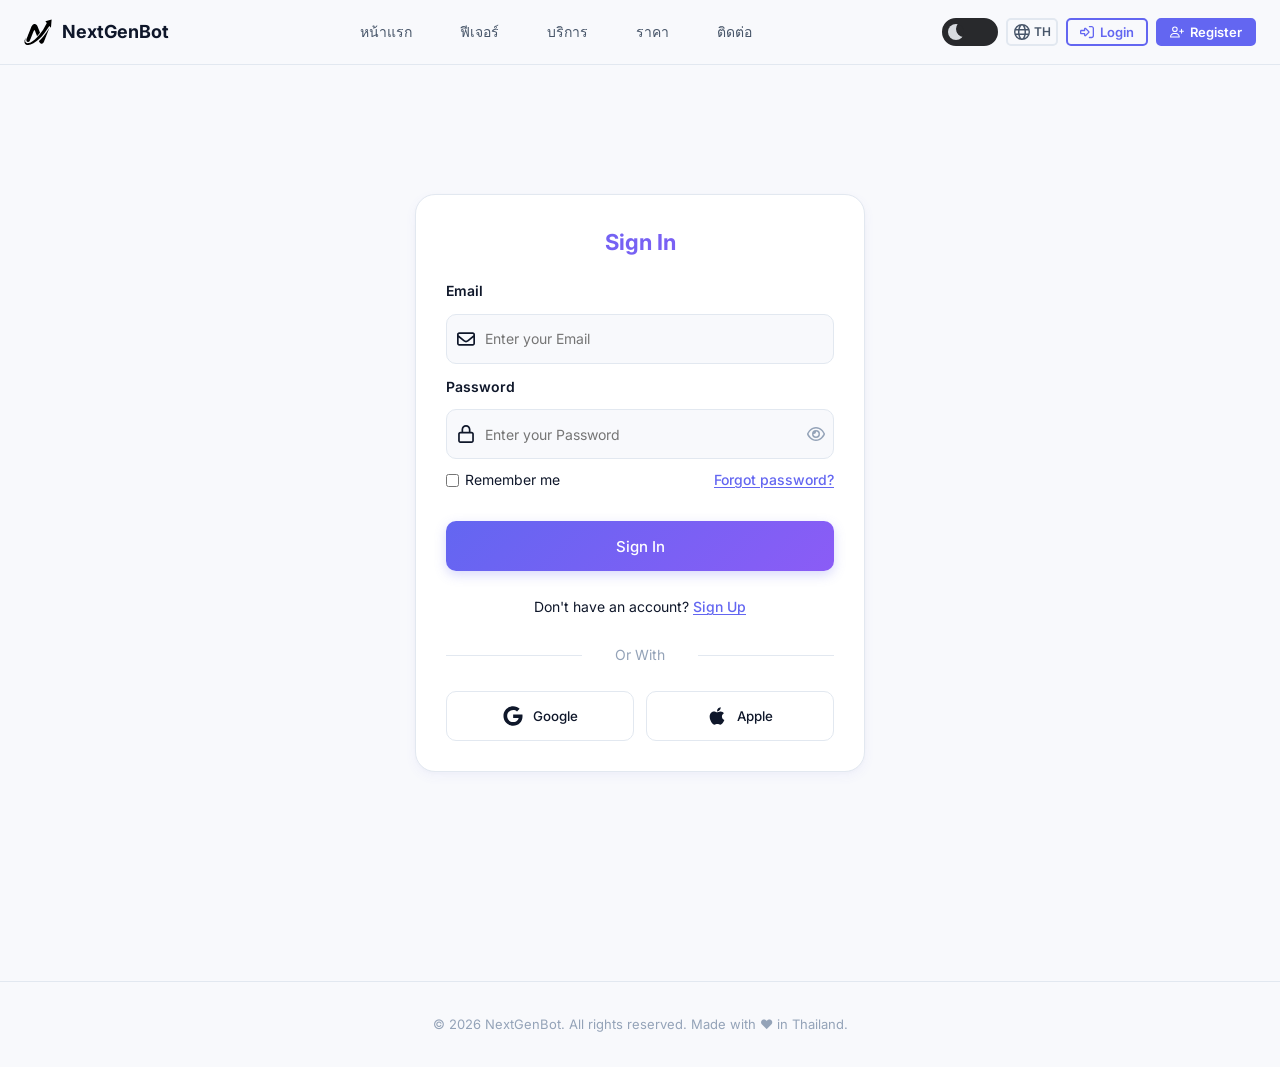
<file: login.html>
<!DOCTYPE html>
<html lang="th" data-theme="light">
<head>
  <meta charset="UTF-8">
  <meta name="viewport" content="width=device-width, initial-scale=1.0">
  <title>Login — NextGenBot</title>
  <link rel="preconnect" href="https://fonts.googleapis.com">
  <link href="https://fonts.googleapis.com/css2?family=Inter:wght@400;500;600;700;800&display=swap" rel="stylesheet">
  <link rel="stylesheet" href="assets/css/style.css">
</head>
<body>

  <!-- ── Navbar ── -->
  <nav class="navbar">
    <div class="container navbar-inner">
      <a href="index.html" class="navbar-brand">
        <img src="assets/images/icons/logo.svg" alt="NextGenBot" class="logo-icon">
        NextGenBot
      </a>
      <div class="navbar-links">
        <a href="index.html">หน้าแรก</a>
        <a href="index.html#features">ฟีเจอร์</a>
        <a href="index.html#services">บริการ</a>
        <a href="index.html#pricing">ราคา</a>
        <a href="index.html#contact">ติดต่อ</a>
      </div>
      <div class="navbar-right">
        <div class="toggle-switch">
          <label class="switch-label">
            <input type="checkbox" class="checkbox" id="themeCheckbox">
            <span class="slider"></span>
          </label>
        </div>
        <div class="lang-select">
          <div class="lang-selected">
            <span data-icon="globe" data-weight="regular"></span>
            <span class="lang-code" id="currentLang">TH</span>
            <svg class="arrow" viewBox="0 0 512 512" fill="currentColor"><path d="M233.4 406.6c12.5 12.5 32.8 12.5 45.3 0l192-192c12.5-12.5 12.5-32.8 0-45.3s-32.8-12.5-45.3 0L256 338.7 86.6 169.4c-12.5-12.5-32.8-12.5-45.3 0s-12.5 32.8 0 45.3l192 192z"/></svg>
          </div>
          <div class="lang-options">
            <div class="lang-option active" data-lang="th" onclick="switchLang('th')">
              <span data-icon="globe" data-weight="regular"></span>
              <span>ภาษาไทย</span>
              <svg class="check-icon" viewBox="0 0 448 512" fill="currentColor"><path d="M441 103c9.4 9.4 9.4 24.6 0 33.9L177 401c-9.4 9.4-24.6 9.4-33.9 0L7 265c-9.4-9.4-9.4-24.6 0-33.9s24.6-9.4 33.9 0l119 119L407 103c9.4-9.4 24.6-9.4 33.9 0z"/></svg>
            </div>
            <div class="lang-option" data-lang="en" onclick="switchLang('en')">
              <span data-icon="globe" data-weight="regular"></span>
              <span>English</span>
              <svg class="check-icon" viewBox="0 0 448 512" fill="currentColor"><path d="M441 103c9.4 9.4 9.4 24.6 0 33.9L177 401c-9.4 9.4-24.6 9.4-33.9 0L7 265c-9.4-9.4-9.4-24.6 0-33.9s24.6-9.4 33.9 0l119 119L407 103c9.4-9.4 24.6-9.4 33.9 0z"/></svg>
            </div>
          </div>
        </div>
        <div class="nav-actions">
          <a href="login.html" class="btn-nav btn-nav-login">
            <span data-icon="right-to-bracket" data-weight="regular"></span>
            <span>Login</span>
          </a>
          <a href="register.html" class="btn-nav btn-nav-register">
            <span data-icon="user-plus" data-weight="regular"></span>
            <span>Register</span>
          </a>
        </div>
      </div>

      <div class="mobile-right">
        <div class="lang-select mobile-lang-select">
          <div class="lang-selected">
            <span data-icon="globe" data-weight="regular"></span>
            <span class="lang-code" id="currentLangMobile">TH</span>
            <svg class="arrow" viewBox="0 0 512 512" fill="currentColor"><path d="M233.4 406.6c12.5 12.5 32.8 12.5 45.3 0l192-192c12.5-12.5 12.5-32.8 0-45.3s-32.8-12.5-45.3 0L256 338.7 86.6 169.4c-12.5-12.5-32.8-12.5-45.3 0s-12.5 32.8 0 45.3l192 192z"/></svg>
          </div>
          <div class="lang-options">
            <div class="lang-option active" data-lang="th" onclick="switchLang('th')">
              <span data-icon="globe" data-weight="regular"></span>
              <span>ภาษาไทย</span>
              <svg class="check-icon" viewBox="0 0 448 512" fill="currentColor"><path d="M441 103c9.4 9.4 9.4 24.6 0 33.9L177 401c-9.4 9.4-24.6 9.4-33.9 0L7 265c-9.4-9.4-9.4-24.6 0-33.9s24.6-9.4 33.9 0l119 119L407 103c9.4-9.4 24.6-9.4 33.9 0z"/></svg>
            </div>
            <div class="lang-option" data-lang="en" onclick="switchLang('en')">
              <span data-icon="globe" data-weight="regular"></span>
              <span>English</span>
              <svg class="check-icon" viewBox="0 0 448 512" fill="currentColor"><path d="M441 103c9.4 9.4 9.4 24.6 0 33.9L177 401c-9.4 9.4-24.6 9.4-33.9 0L7 265c-9.4-9.4-9.4-24.6 0-33.9s24.6-9.4 33.9 0l119 119L407 103c9.4-9.4 24.6-9.4 33.9 0z"/></svg>
            </div>
          </div>
        </div>
        <button class="hamburger-btn" id="hamburgerBtn" aria-label="Menu">
          <svg viewBox="0 0 448 512" fill="currentColor"><path d="M0 96C0 78.3 14.3 64 32 64H416c17.7 0 32 14.3 32 32s-14.3 32-32 32H32C14.3 128 0 113.7 0 96zM0 256c0-17.7 14.3-32 32-32H416c17.7 0 32 14.3 32 32s-14.3 32-32 32H32c-17.7 0-32-14.3-32-32zM448 416c0 17.7-14.3 32-32 32H32c-17.7 0-32-14.3-32-32s14.3-32 32-32H416c17.7 0 32 14.3 32 32z"/></svg>
        </button>
      </div>

      <!-- Mobile Menu -->
      <div class="mobile-menu" id="mobileMenu">
        <a href="index.html">หน้าแรก</a>
        <a href="index.html#features">ฟีเจอร์</a>
        <a href="index.html#services">บริการ</a>
        <a href="index.html#pricing">ราคา</a>
        <a href="index.html#contact">ติดต่อ</a>
        <div class="mobile-actions">
          <a href="login.html" class="btn-nav btn-nav-login">Login</a>
          <a href="register.html" class="btn-nav btn-nav-register">Register</a>
        </div>
        <div class="mobile-theme-wrapper">
          <div class="mobile-theme-row">
            <span data-icon="sun" data-weight="regular" id="themeIcon"></span>
            <span id="themeLabel">โหมดสว่าง</span>
            <div class="toggle-switch">
              <label class="switch-label">
                <input type="checkbox" class="checkbox" id="themeCheckboxMobile">
                <span class="slider"></span>
              </label>
            </div>
          </div>
        </div>
      </div>
    </div>
  </nav>

  <!-- ── Login Form ── -->
  <div class="login-page">
    <form class="form" id="loginForm">

      <div class="form-title">Sign In</div>

      <div class="flex-column"><label>Email</label></div>
      <div class="inputForm">
        <span data-icon="envelope" data-weight="regular"></span>
        <input type="text" class="input" placeholder="Enter your Email">
      </div>

      <div class="flex-column"><label>Password</label></div>
      <div class="inputForm">
        <span data-icon="lock" data-weight="regular"></span>
        <input type="password" class="input" id="passwordInput" placeholder="Enter your Password">
        <button type="button" class="eye-btn" id="togglePassword" aria-label="Toggle password visibility">
          <span data-icon="eye" data-weight="regular" id="eyeIcon"></span>
        </button>
      </div>

      <div class="flex-row">
        <div class="flex-row-left">
          <input type="checkbox" id="remember">
          <label for="remember">Remember me</label>
        </div>
        <span class="span" onclick="location.href='reset-password.html'">Forgot password?</span>
      </div>

      <button type="submit" class="button-submit">Sign In</button>

      <p class="p">Don't have an account? <span class="span" onclick="location.href='register.html'">Sign Up</span></p>

      <p class="p line">Or With</p>

      <div class="flex-row" style="gap:12px;">
        <button type="button" class="btn">
          <span data-icon="google" data-weight="brands"></span>
          Google
        </button>
        <button type="button" class="btn">
          <span data-icon="apple" data-weight="brands"></span>
          Apple
        </button>
      </div>

    </form>
  </div>

  <script src="assets/data/icons.js"></script>
  <script src="assets/js/theme.js"></script>
  <script src="assets/js/main.js"></script>
  <!-- ── Footer ── -->
  <footer class="footer">
    <div class="container">
      <p>© 2026 NextGenBot. All rights reserved. Made with ❤️ in Thailand.</p>
    </div>
  </footer>

  <script>
    // ── Toggle Password ──
    setupToggle('togglePassword', 'passwordInput', 'eyeIcon');
  </script>
</body>
</html>
</file>
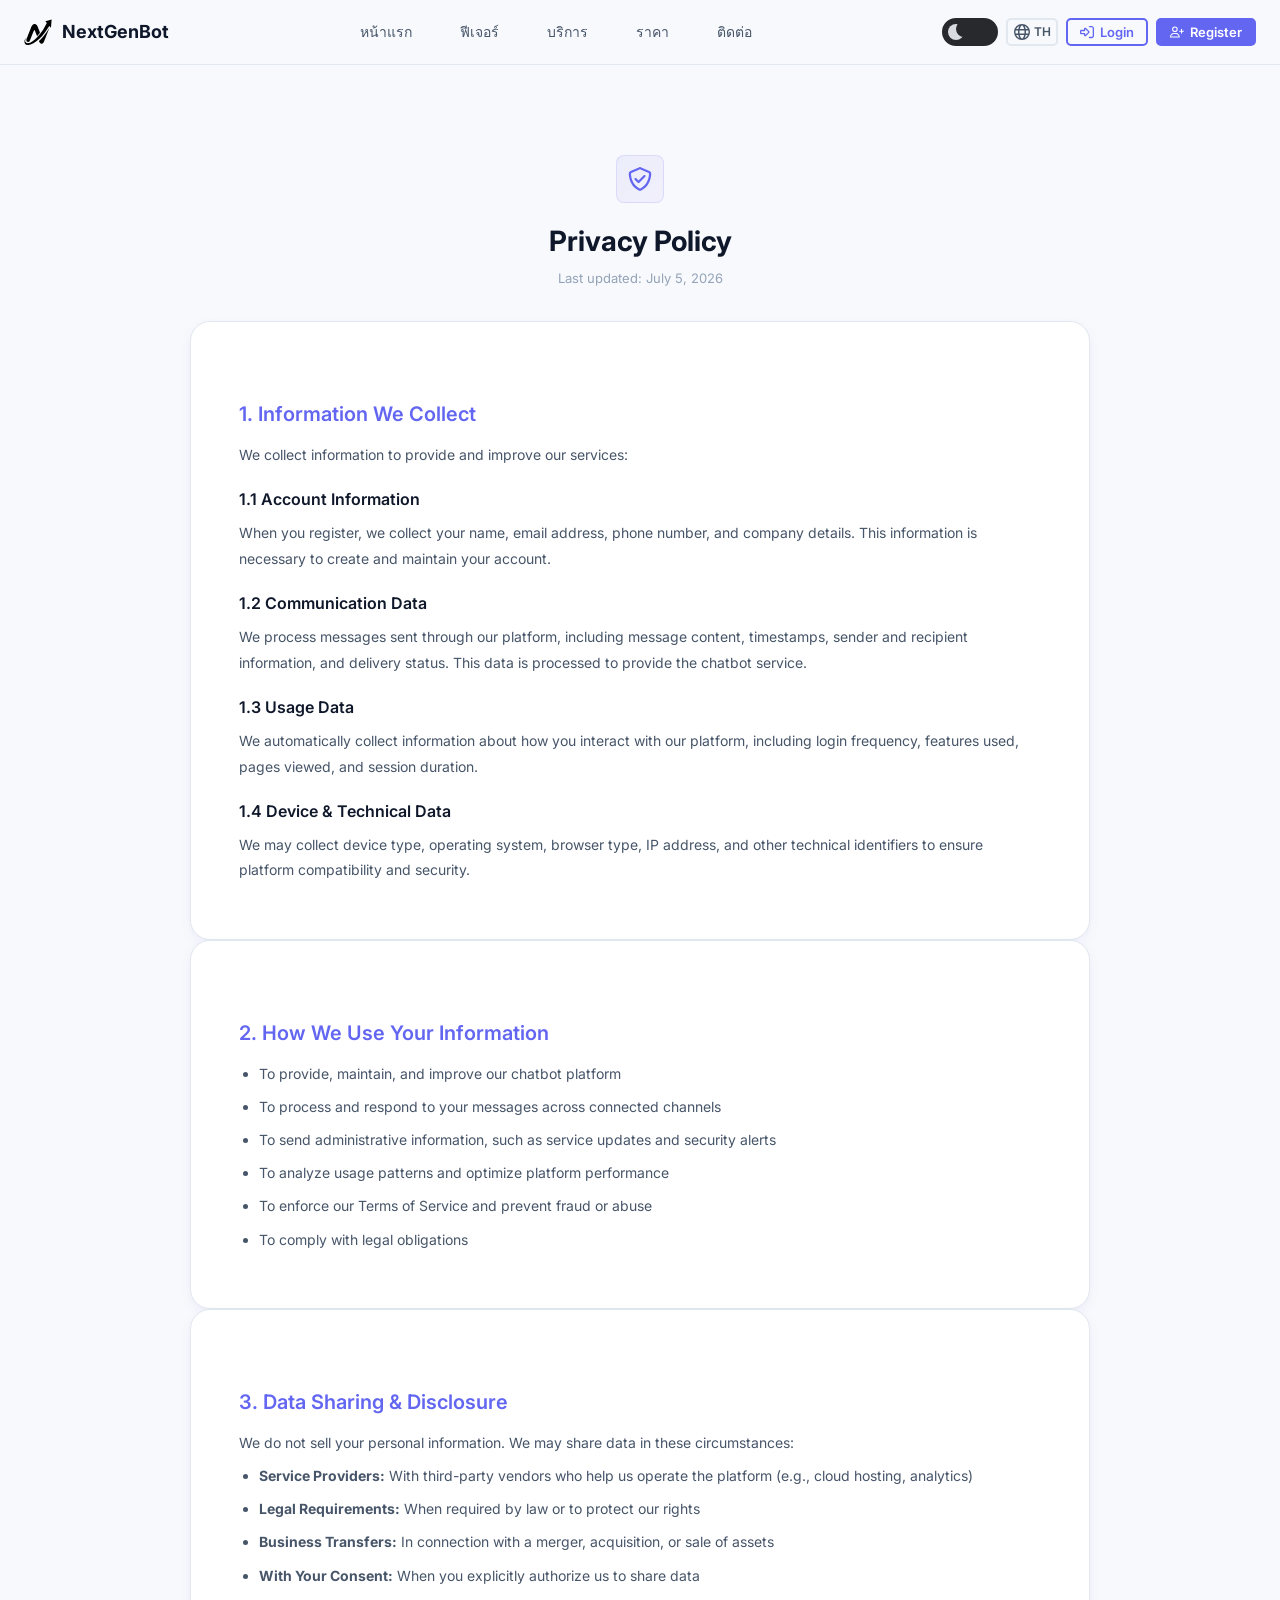
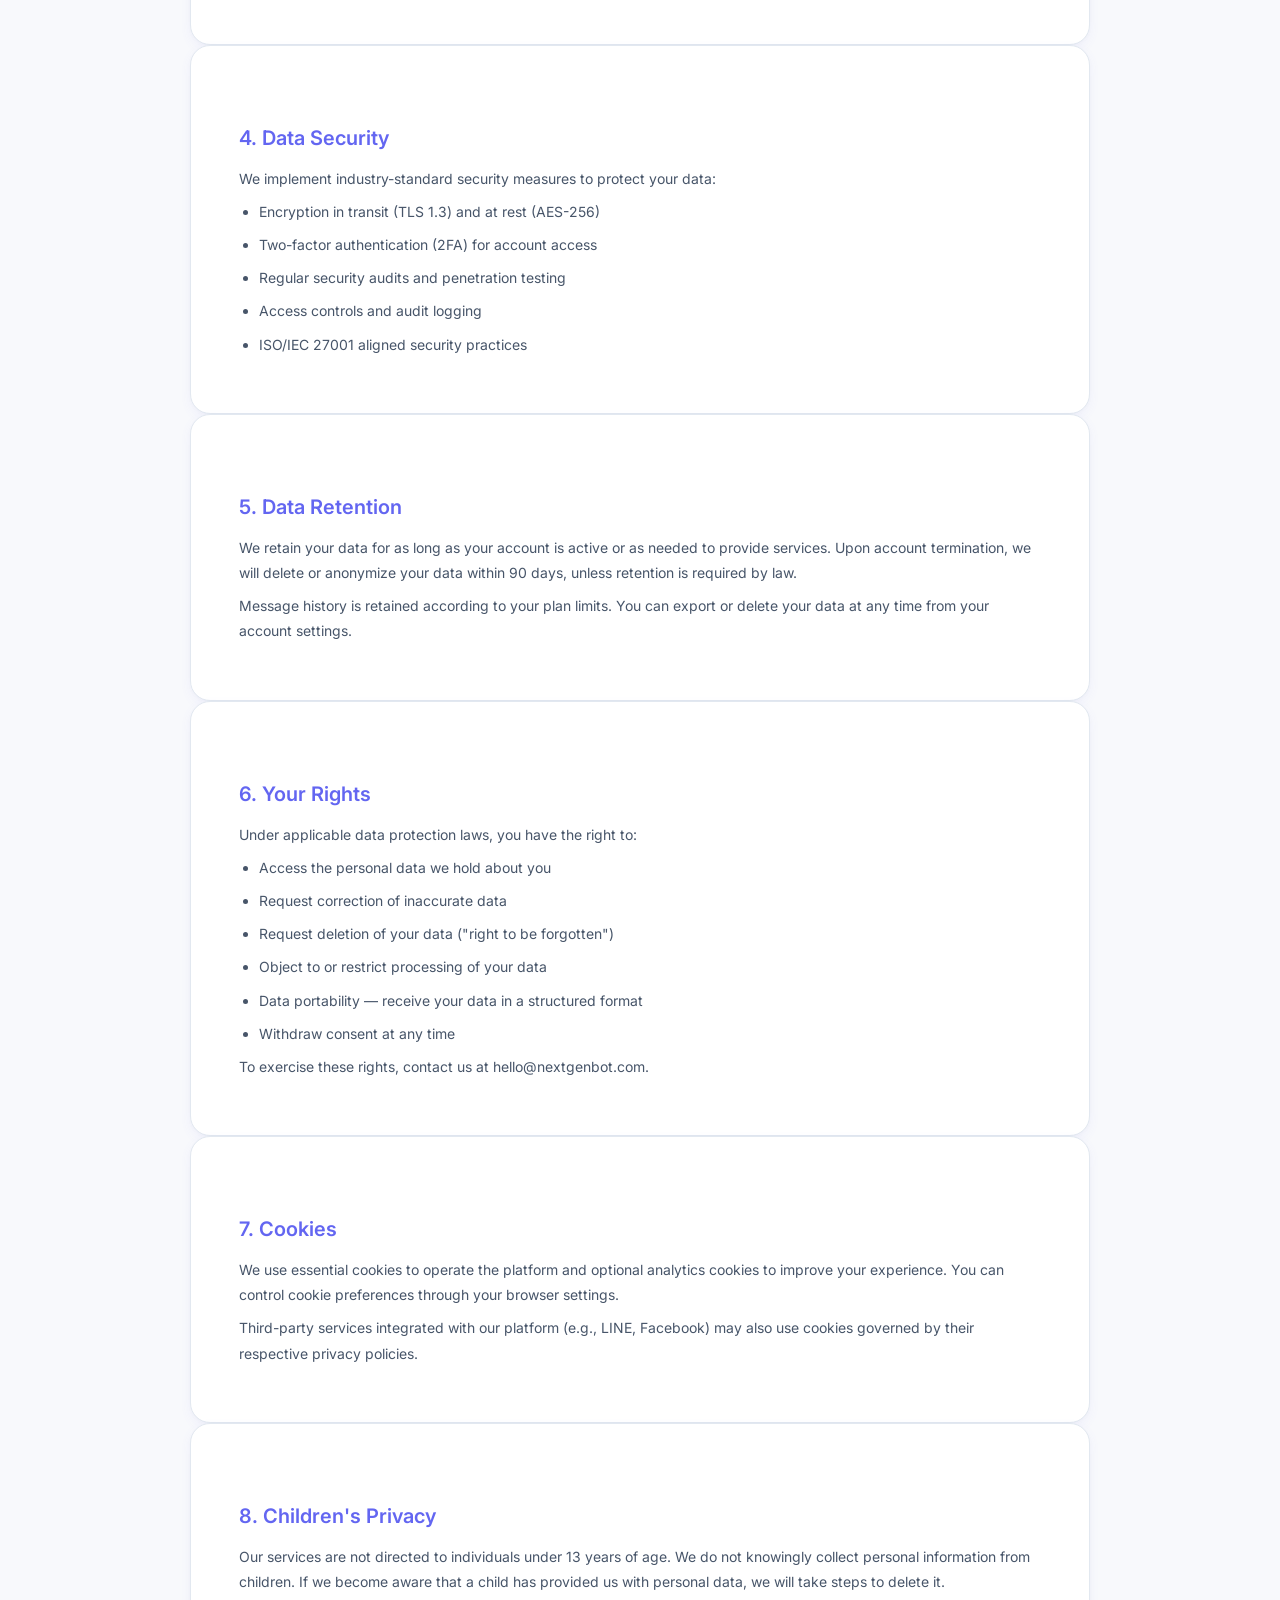
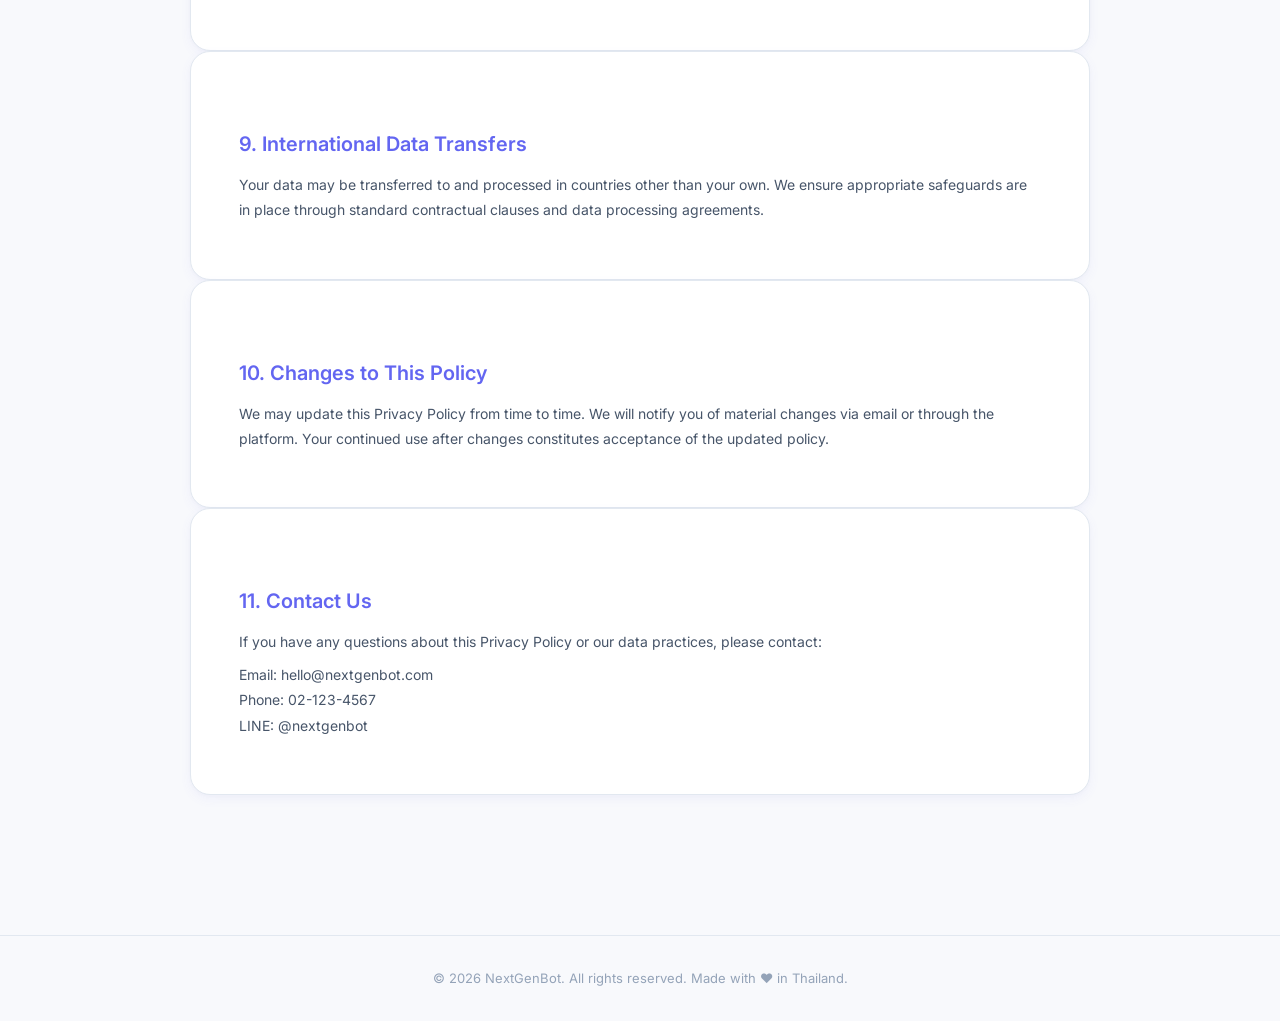
<file: privacy.html>
<!DOCTYPE html>
<html lang="th" data-theme="light">
<head>
  <meta charset="UTF-8">
  <meta name="viewport" content="width=device-width, initial-scale=1.0">
  <title>Privacy Policy — NextGenBot</title>
  <link rel="preconnect" href="https://fonts.googleapis.com">
  <link href="https://fonts.googleapis.com/css2?family=Inter:wght@400;500;600;700;800&display=swap" rel="stylesheet">
  <link rel="stylesheet" href="assets/css/style.css?v=2">
</head>
<body>

  <nav class="navbar">
    <div class="container navbar-inner">
      <a href="index.html" class="navbar-brand">
        <img src="assets/images/icons/logo.svg" alt="NextGenBot" class="logo-icon">
        NextGenBot
      </a>
      <div class="navbar-links">
        <a href="index.html">หน้าแรก</a>
        <a href="index.html#features">ฟีเจอร์</a>
        <a href="index.html#services">บริการ</a>
        <a href="index.html#pricing">ราคา</a>
        <a href="index.html#contact">ติดต่อ</a>
      </div>
      <div class="navbar-right">
        <div class="toggle-switch">
          <label class="switch-label">
            <input type="checkbox" class="checkbox" id="themeCheckbox">
            <span class="slider"></span>
          </label>
        </div>
        <div class="lang-select">
          <div class="lang-selected">
            <span data-icon="globe" data-weight="regular"></span>
            <span class="lang-code" id="currentLang">TH</span>
            <svg class="arrow" viewBox="0 0 512 512" fill="currentColor"><path d="M233.4 406.6c12.5 12.5 32.8 12.5 45.3 0l192-192c12.5-12.5 12.5-32.8 0-45.3s-32.8-12.5-45.3 0L256 338.7 86.6 169.4c-12.5-12.5-32.8-12.5-45.3 0s-12.5 32.8 0 45.3l192 192z"/></svg>
          </div>
          <div class="lang-options">
            <div class="lang-option active" data-lang="th" onclick="switchLang('th')">
              <span data-icon="globe" data-weight="regular"></span>
              <span>ภาษาไทย</span>
              <svg class="check-icon" viewBox="0 0 448 512" fill="currentColor"><path d="M441 103c9.4 9.4 9.4 24.6 0 33.9L177 401c-9.4 9.4-24.6 9.4-33.9 0L7 265c-9.4-9.4-9.4-24.6 0-33.9s24.6-9.4 33.9 0l119 119L407 103c9.4-9.4 24.6-9.4 33.9 0z"/></svg>
            </div>
            <div class="lang-option" data-lang="en" onclick="switchLang('en')">
              <span data-icon="globe" data-weight="regular"></span>
              <span>English</span>
              <svg class="check-icon" viewBox="0 0 448 512" fill="currentColor"><path d="M441 103c9.4 9.4 9.4 24.6 0 33.9L177 401c-9.4 9.4-24.6 9.4-33.9 0L7 265c-9.4-9.4-9.4-24.6 0-33.9s24.6-9.4 33.9 0l119 119L407 103c9.4-9.4 24.6-9.4 33.9 0z"/></svg>
            </div>
          </div>
        </div>
        <div class="nav-actions">
          <a href="login.html" class="btn-nav btn-nav-login">
            <span data-icon="right-to-bracket" data-weight="regular"></span>
            <span>Login</span>
          </a>
          <a href="register.html" class="btn-nav btn-nav-register">
            <span data-icon="user-plus" data-weight="regular"></span>
            <span>Register</span>
          </a>
        </div>
      </div>

      <div class="mobile-right">
        <div class="lang-select mobile-lang-select">
          <div class="lang-selected">
            <span data-icon="globe" data-weight="regular"></span>
            <span class="lang-code" id="currentLangMobile">TH</span>
            <svg class="arrow" viewBox="0 0 512 512" fill="currentColor"><path d="M233.4 406.6c12.5 12.5 32.8 12.5 45.3 0l192-192c12.5-12.5 12.5-32.8 0-45.3s-32.8-12.5-45.3 0L256 338.7 86.6 169.4c-12.5-12.5-32.8-12.5-45.3 0s-12.5 32.8 0 45.3l192 192z"/></svg>
          </div>
          <div class="lang-options">
            <div class="lang-option active" data-lang="th" onclick="switchLang('th')">
              <span data-icon="globe" data-weight="regular"></span>
              <span>ภาษาไทย</span>
              <svg class="check-icon" viewBox="0 0 448 512" fill="currentColor"><path d="M441 103c9.4 9.4 9.4 24.6 0 33.9L177 401c-9.4 9.4-24.6 9.4-33.9 0L7 265c-9.4-9.4-9.4-24.6 0-33.9s24.6-9.4 33.9 0l119 119L407 103c9.4-9.4 24.6-9.4 33.9 0z"/></svg>
            </div>
            <div class="lang-option" data-lang="en" onclick="switchLang('en')">
              <span data-icon="globe" data-weight="regular"></span>
              <span>English</span>
              <svg class="check-icon" viewBox="0 0 448 512" fill="currentColor"><path d="M441 103c9.4 9.4 9.4 24.6 0 33.9L177 401c-9.4 9.4-24.6 9.4-33.9 0L7 265c-9.4-9.4-9.4-24.6 0-33.9s24.6-9.4 33.9 0l119 119L407 103c9.4-9.4 24.6-9.4 33.9 0z"/></svg>
            </div>
          </div>
        </div>
        <button class="hamburger-btn" id="hamburgerBtn" aria-label="Menu">
          <svg viewBox="0 0 448 512" fill="currentColor"><path d="M0 96C0 78.3 14.3 64 32 64H416c17.7 0 32 14.3 32 32s-14.3 32-32 32H32C14.3 128 0 113.7 0 96zM0 256c0-17.7 14.3-32 32-32H416c17.7 0 32 14.3 32 32s-14.3 32-32 32H32c-17.7 0-32-14.3-32-32zM448 416c0 17.7-14.3 32-32 32H32c-17.7 0-32-14.3-32-32s14.3-32 32-32H416c17.7 0 32 14.3 32 32z"/></svg>
        </button>
      </div>

      <!-- Mobile Menu -->
      <div class="mobile-menu" id="mobileMenu">
        <a href="index.html">หน้าแรก</a>
        <a href="index.html#features">ฟีเจอร์</a>
        <a href="index.html#services">บริการ</a>
        <a href="index.html#pricing">ราคา</a>
        <a href="index.html#contact">ติดต่อ</a>
        <div class="mobile-actions">
          <a href="login.html" class="btn-nav btn-nav-login">Login</a>
          <a href="register.html" class="btn-nav btn-nav-register">Register</a>
        </div>
        <div class="mobile-theme-wrapper">
          <div class="mobile-theme-row">
            <span data-icon="sun" data-weight="regular" id="themeIcon"></span>
            <span id="themeLabel">โหมดสว่าง</span>
            <div class="toggle-switch">
              <label class="switch-label">
                <input type="checkbox" class="checkbox" id="themeCheckboxMobile">
                <span class="slider"></span>
              </label>
            </div>
          </div>
        </div>
      </div>
    </div>
  </nav>

  <div class="page">
    <div class="container">

      <div class="page-header">
        <div class="icon-wrap">
          <span data-icon="shield-check" data-weight="regular"></span>
        </div>
        <div>
          <h1>Privacy Policy</h1>
          <div class="meta">Last updated: July 5, 2026</div>
        </div>
      </div>

      <div class="section-card">
        <h2>1. Information We Collect</h2>
        <p>We collect information to provide and improve our services:</p>
        <h3>1.1 Account Information</h3>
        <p>When you register, we collect your name, email address, phone number, and company details. This information is necessary to create and maintain your account.</p>
        <h3>1.2 Communication Data</h3>
        <p>We process messages sent through our platform, including message content, timestamps, sender and recipient information, and delivery status. This data is processed to provide the chatbot service.</p>
        <h3>1.3 Usage Data</h3>
        <p>We automatically collect information about how you interact with our platform, including login frequency, features used, pages viewed, and session duration.</p>
        <h3>1.4 Device &amp; Technical Data</h3>
        <p>We may collect device type, operating system, browser type, IP address, and other technical identifiers to ensure platform compatibility and security.</p>
      </div>

      <div class="section-card">
        <h2>2. How We Use Your Information</h2>
        <ul>
          <li>To provide, maintain, and improve our chatbot platform</li>
          <li>To process and respond to your messages across connected channels</li>
          <li>To send administrative information, such as service updates and security alerts</li>
          <li>To analyze usage patterns and optimize platform performance</li>
          <li>To enforce our Terms of Service and prevent fraud or abuse</li>
          <li>To comply with legal obligations</li>
        </ul>
      </div>

      <div class="section-card">
        <h2>3. Data Sharing &amp; Disclosure</h2>
        <p>We do not sell your personal information. We may share data in these circumstances:</p>
        <ul>
          <li><strong>Service Providers:</strong> With third-party vendors who help us operate the platform (e.g., cloud hosting, analytics)</li>
          <li><strong>Legal Requirements:</strong> When required by law or to protect our rights</li>
          <li><strong>Business Transfers:</strong> In connection with a merger, acquisition, or sale of assets</li>
          <li><strong>With Your Consent:</strong> When you explicitly authorize us to share data</li>
        </ul>
      </div>

      <div class="section-card">
        <h2>4. Data Security</h2>
        <p>
          We implement industry-standard security measures to protect your data:
        </p>
        <ul>
          <li>Encryption in transit (TLS 1.3) and at rest (AES-256)</li>
          <li>Two-factor authentication (2FA) for account access</li>
          <li>Regular security audits and penetration testing</li>
          <li>Access controls and audit logging</li>
          <li>ISO/IEC 27001 aligned security practices</li>
        </ul>
      </div>

      <div class="section-card">
        <h2>5. Data Retention</h2>
        <p>
          We retain your data for as long as your account is active or as needed to provide services. 
          Upon account termination, we will delete or anonymize your data within 90 days, 
          unless retention is required by law.
        </p>
        <p>
          Message history is retained according to your plan limits. You can export or delete 
          your data at any time from your account settings.
        </p>
      </div>

      <div class="section-card">
        <h2>6. Your Rights</h2>
        <p>Under applicable data protection laws, you have the right to:</p>
        <ul>
          <li>Access the personal data we hold about you</li>
          <li>Request correction of inaccurate data</li>
          <li>Request deletion of your data ("right to be forgotten")</li>
          <li>Object to or restrict processing of your data</li>
          <li>Data portability — receive your data in a structured format</li>
          <li>Withdraw consent at any time</li>
        </ul>
        <p>To exercise these rights, contact us at hello@nextgenbot.com.</p>
      </div>

      <div class="section-card">
        <h2>7. Cookies</h2>
        <p>
          We use essential cookies to operate the platform and optional analytics cookies to improve 
          your experience. You can control cookie preferences through your browser settings.
        </p>
        <p>
          Third-party services integrated with our platform (e.g., LINE, Facebook) may also use 
          cookies governed by their respective privacy policies.
        </p>
      </div>

      <div class="section-card">
        <h2>8. Children's Privacy</h2>
        <p>
          Our services are not directed to individuals under 13 years of age. We do not knowingly 
          collect personal information from children. If we become aware that a child has provided 
          us with personal data, we will take steps to delete it.
        </p>
      </div>

      <div class="section-card">
        <h2>9. International Data Transfers</h2>
        <p>
          Your data may be transferred to and processed in countries other than your own. We ensure 
          appropriate safeguards are in place through standard contractual clauses and data processing 
          agreements.
        </p>
      </div>

      <div class="section-card">
        <h2>10. Changes to This Policy</h2>
        <p>
          We may update this Privacy Policy from time to time. We will notify you of material changes 
          via email or through the platform. Your continued use after changes constitutes acceptance 
          of the updated policy.
        </p>
      </div>

      <div class="section-card">
        <h2>11. Contact Us</h2>
        <p>
          If you have any questions about this Privacy Policy or our data practices, please contact:
        </p>
        <p>
          Email: hello@nextgenbot.com<br>
          Phone: 02-123-4567<br>
          LINE: @nextgenbot
        </p>
      </div>

    </div>
  </div>

  <!-- ── Footer ── -->
  <footer class="footer">
    <div class="container">
      <p>© 2026 NextGenBot. All rights reserved. Made with ❤️ in Thailand.</p>
    </div>
  </footer>

  <script src="assets/data/icons.js"></script>
  <script src="assets/js/theme.js"></script>
  <script src="assets/js/main.js"></script>
</body>
</html>
</file>
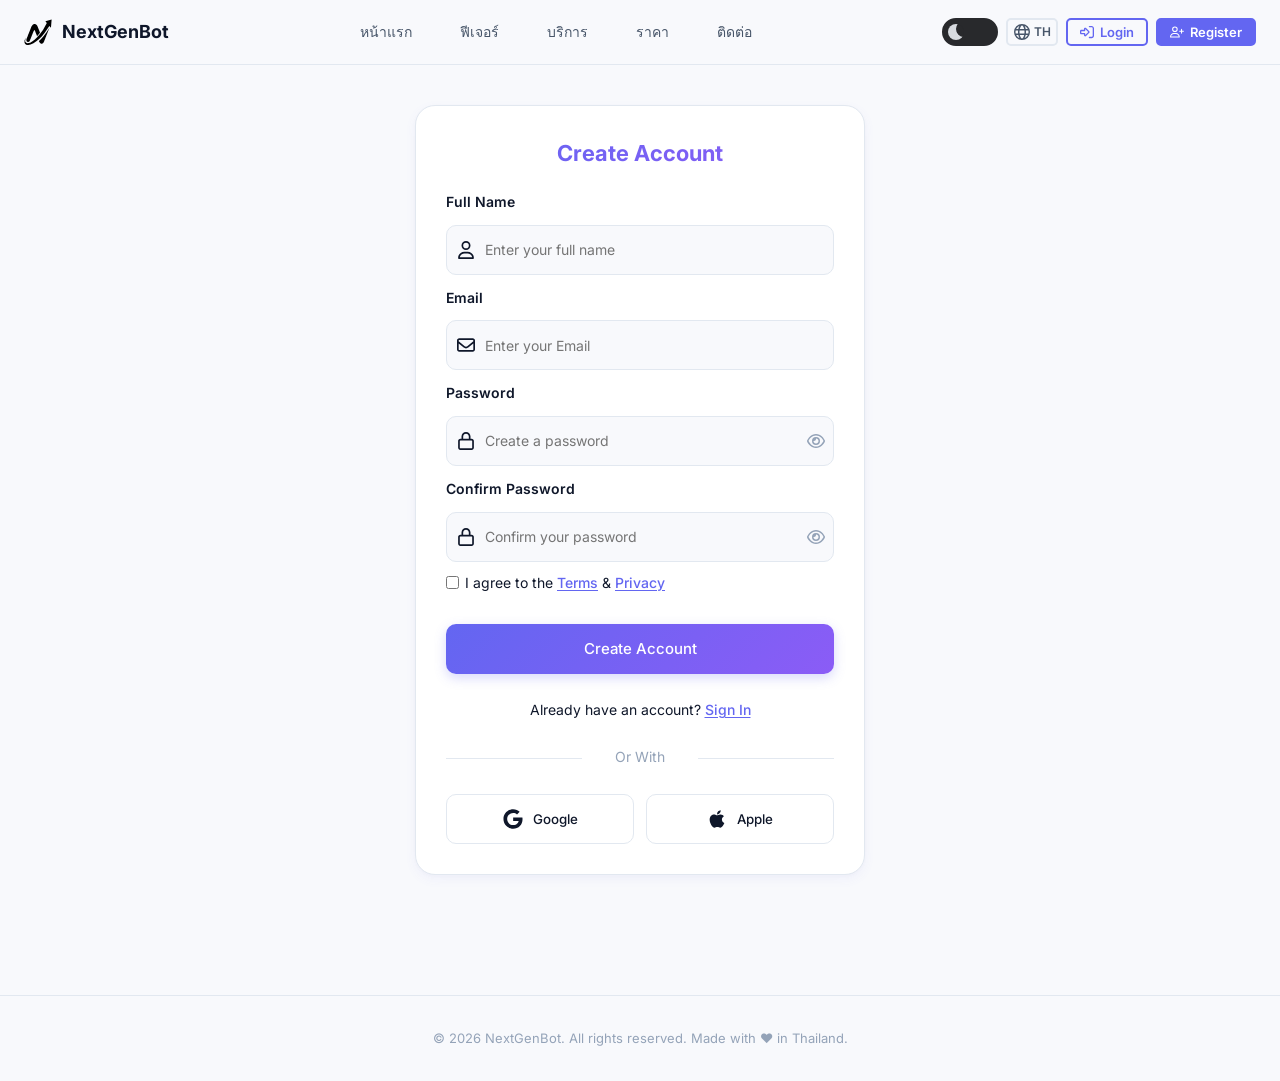
<file: register.html>
<!DOCTYPE html>
<html lang="th" data-theme="light">
<head>
  <meta charset="UTF-8">
  <meta name="viewport" content="width=device-width, initial-scale=1.0">
  <title>Register — NextGenBot</title>
  <link rel="preconnect" href="https://fonts.googleapis.com">
  <link href="https://fonts.googleapis.com/css2?family=Inter:wght@400;500;600;700;800&display=swap" rel="stylesheet">
  <link rel="stylesheet" href="assets/css/style.css">
</head>
<body>

  <!-- ── Navbar ── -->
  <nav class="navbar">
    <div class="container navbar-inner">
      <a href="index.html" class="navbar-brand">
        <img src="assets/images/icons/logo.svg" alt="NextGenBot" class="logo-icon">
        NextGenBot
      </a>
      <div class="navbar-links">
        <a href="index.html">หน้าแรก</a>
        <a href="index.html#features">ฟีเจอร์</a>
        <a href="index.html#services">บริการ</a>
        <a href="index.html#pricing">ราคา</a>
        <a href="index.html#contact">ติดต่อ</a>
      </div>
      <div class="navbar-right">
        <div class="toggle-switch">
          <label class="switch-label">
            <input type="checkbox" class="checkbox" id="themeCheckbox">
            <span class="slider"></span>
          </label>
        </div>
        <div class="lang-select">
          <div class="lang-selected">
            <span data-icon="globe" data-weight="regular"></span>
            <span class="lang-code" id="currentLang">TH</span>
            <svg class="arrow" viewBox="0 0 512 512" fill="currentColor"><path d="M233.4 406.6c12.5 12.5 32.8 12.5 45.3 0l192-192c12.5-12.5 12.5-32.8 0-45.3s-32.8-12.5-45.3 0L256 338.7 86.6 169.4c-12.5-12.5-32.8-12.5-45.3 0s-12.5 32.8 0 45.3l192 192z"/></svg>
          </div>
          <div class="lang-options">
            <div class="lang-option active" data-lang="th" onclick="switchLang('th')">
              <span data-icon="globe" data-weight="regular"></span>
              <span>ภาษาไทย</span>
              <svg class="check-icon" viewBox="0 0 448 512" fill="currentColor"><path d="M441 103c9.4 9.4 9.4 24.6 0 33.9L177 401c-9.4 9.4-24.6 9.4-33.9 0L7 265c-9.4-9.4-9.4-24.6 0-33.9s24.6-9.4 33.9 0l119 119L407 103c9.4-9.4 24.6-9.4 33.9 0z"/></svg>
            </div>
            <div class="lang-option" data-lang="en" onclick="switchLang('en')">
              <span data-icon="globe" data-weight="regular"></span>
              <span>English</span>
              <svg class="check-icon" viewBox="0 0 448 512" fill="currentColor"><path d="M441 103c9.4 9.4 9.4 24.6 0 33.9L177 401c-9.4 9.4-24.6 9.4-33.9 0L7 265c-9.4-9.4-9.4-24.6 0-33.9s24.6-9.4 33.9 0l119 119L407 103c9.4-9.4 24.6-9.4 33.9 0z"/></svg>
            </div>
          </div>
        </div>
        <div class="nav-actions">
          <a href="login.html" class="btn-nav btn-nav-login">
            <span data-icon="right-to-bracket" data-weight="regular"></span>
            <span>Login</span>
          </a>
          <a href="register.html" class="btn-nav btn-nav-register">
            <span data-icon="user-plus" data-weight="regular"></span>
            <span>Register</span>
          </a>
        </div>
      </div>

      <div class="mobile-right">
        <div class="lang-select mobile-lang-select">
          <div class="lang-selected">
            <span data-icon="globe" data-weight="regular"></span>
            <span class="lang-code" id="currentLangMobile">TH</span>
            <svg class="arrow" viewBox="0 0 512 512" fill="currentColor"><path d="M233.4 406.6c12.5 12.5 32.8 12.5 45.3 0l192-192c12.5-12.5 12.5-32.8 0-45.3s-32.8-12.5-45.3 0L256 338.7 86.6 169.4c-12.5-12.5-32.8-12.5-45.3 0s-12.5 32.8 0 45.3l192 192z"/></svg>
          </div>
          <div class="lang-options">
            <div class="lang-option active" data-lang="th" onclick="switchLang('th')">
              <span data-icon="globe" data-weight="regular"></span>
              <span>ภาษาไทย</span>
              <svg class="check-icon" viewBox="0 0 448 512" fill="currentColor"><path d="M441 103c9.4 9.4 9.4 24.6 0 33.9L177 401c-9.4 9.4-24.6 9.4-33.9 0L7 265c-9.4-9.4-9.4-24.6 0-33.9s24.6-9.4 33.9 0l119 119L407 103c9.4-9.4 24.6-9.4 33.9 0z"/></svg>
            </div>
            <div class="lang-option" data-lang="en" onclick="switchLang('en')">
              <span data-icon="globe" data-weight="regular"></span>
              <span>English</span>
              <svg class="check-icon" viewBox="0 0 448 512" fill="currentColor"><path d="M441 103c9.4 9.4 9.4 24.6 0 33.9L177 401c-9.4 9.4-24.6 9.4-33.9 0L7 265c-9.4-9.4-9.4-24.6 0-33.9s24.6-9.4 33.9 0l119 119L407 103c9.4-9.4 24.6-9.4 33.9 0z"/></svg>
            </div>
          </div>
        </div>
        <button class="hamburger-btn" id="hamburgerBtn" aria-label="Menu">
          <svg viewBox="0 0 448 512" fill="currentColor"><path d="M0 96C0 78.3 14.3 64 32 64H416c17.7 0 32 14.3 32 32s-14.3 32-32 32H32C14.3 128 0 113.7 0 96zM0 256c0-17.7 14.3-32 32-32H416c17.7 0 32 14.3 32 32s-14.3 32-32 32H32c-17.7 0-32-14.3-32-32zM448 416c0 17.7-14.3 32-32 32H32c-17.7 0-32-14.3-32-32s14.3-32 32-32H416c17.7 0 32 14.3 32 32z"/></svg>
        </button>
      </div>

      <!-- Mobile Menu -->
      <div class="mobile-menu" id="mobileMenu">
        <a href="index.html">หน้าแรก</a>
        <a href="index.html#features">ฟีเจอร์</a>
        <a href="index.html#services">บริการ</a>
        <a href="index.html#pricing">ราคา</a>
        <a href="index.html#contact">ติดต่อ</a>
        <div class="mobile-actions">
          <a href="login.html" class="btn-nav btn-nav-login">Login</a>
          <a href="register.html" class="btn-nav btn-nav-register">Register</a>
        </div>
        <div class="mobile-theme-wrapper">
          <div class="mobile-theme-row">
            <span data-icon="sun" data-weight="regular" id="themeIcon"></span>
            <span id="themeLabel">โหมดสว่าง</span>
            <div class="toggle-switch">
              <label class="switch-label">
                <input type="checkbox" class="checkbox" id="themeCheckboxMobile">
                <span class="slider"></span>
              </label>
            </div>
          </div>
        </div>
      </div>
    </div>
  </nav>

  <!-- ── Register Form ── -->
  <div class="login-page">
    <form class="form" id="registerForm">

      <div class="form-title">Create Account</div>

      <div class="flex-column"><label>Full Name</label></div>
      <div class="inputForm">
        <span data-icon="user" data-weight="regular"></span>
        <input type="text" class="input" placeholder="Enter your full name">
      </div>

      <div class="flex-column"><label>Email</label></div>
      <div class="inputForm">
        <span data-icon="envelope" data-weight="regular"></span>
        <input type="text" class="input" placeholder="Enter your Email">
      </div>

      <div class="flex-column"><label>Password</label></div>
      <div class="inputForm">
        <span data-icon="lock" data-weight="regular"></span>
        <input type="password" class="input" id="passwordInput" placeholder="Create a password">
        <button type="button" class="eye-btn" id="togglePassword" aria-label="Toggle password visibility">
          <span data-icon="eye" data-weight="regular" id="eyeIcon"></span>
        </button>
      </div>

      <div class="flex-column"><label>Confirm Password</label></div>
      <div class="inputForm">
        <span data-icon="lock" data-weight="regular"></span>
        <input type="password" class="input" id="confirmInput" placeholder="Confirm your password">
        <button type="button" class="eye-btn" id="toggleConfirm" aria-label="Toggle password visibility">
          <span data-icon="eye" data-weight="regular" id="eyeIcon2"></span>
        </button>
      </div>

      <div class="flex-row">
        <div class="flex-row-left">
          <input type="checkbox" id="agree">
          <label for="agree">I agree to the <span class="span" onclick="event.stopPropagation();location.href='terms.html'">Terms</span> &amp; <span class="span" onclick="event.stopPropagation();location.href='privacy.html'">Privacy</span></label>
        </div>
      </div>

      <button type="submit" class="button-submit">Create Account</button>

      <p class="p">Already have an account? <span class="span" onclick="location.href='login.html'">Sign In</span></p>

      <p class="p line">Or With</p>

      <div class="flex-row" style="gap:12px;">
        <button type="button" class="btn">
          <span data-icon="google" data-weight="brands"></span>
          Google
        </button>
        <button type="button" class="btn">
          <span data-icon="apple" data-weight="brands"></span>
          Apple
        </button>
      </div>

    </form>
  </div>

  <script src="assets/data/icons.js"></script>
  <script src="assets/js/theme.js"></script>
  <script src="assets/js/main.js"></script>
  <!-- ── Footer ── -->
  <footer class="footer">
    <div class="container">
      <p>© 2026 NextGenBot. All rights reserved. Made with ❤️ in Thailand.</p>
    </div>
  </footer>

  <script>
    // ── Toggle Password ──
    setupToggle('togglePassword', 'passwordInput', 'eyeIcon');
    setupToggle('toggleConfirm', 'confirmInput', 'eyeIcon2');
  </script>
</body>
</html>
</file>
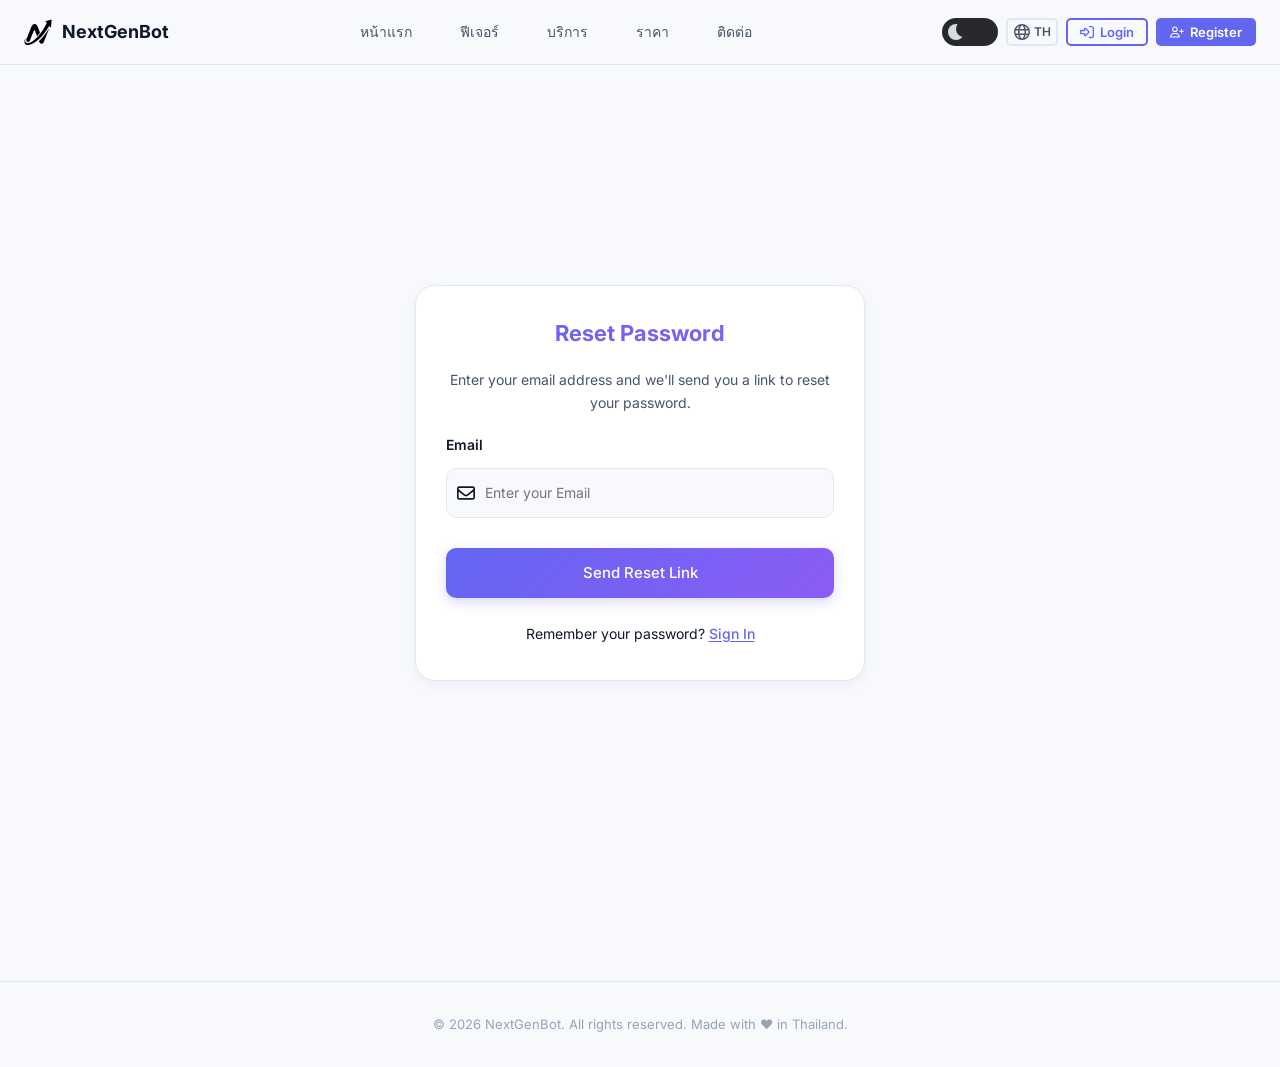
<file: reset-password.html>
<!DOCTYPE html>
<html lang="th" data-theme="light">
<head>
  <meta charset="UTF-8">
  <meta name="viewport" content="width=device-width, initial-scale=1.0">
  <title>Reset Password — NextGenBot</title>
  <link rel="preconnect" href="https://fonts.googleapis.com">
  <link href="https://fonts.googleapis.com/css2?family=Inter:wght@400;500;600;700;800&display=swap" rel="stylesheet">
  <link rel="stylesheet" href="assets/css/style.css">
</head>
<body>

  <!-- ── Navbar ── -->
  <nav class="navbar">
    <div class="container navbar-inner">
      <a href="index.html" class="navbar-brand">
        <img src="assets/images/icons/logo.svg" alt="NextGenBot" class="logo-icon">
        NextGenBot
      </a>
      <div class="navbar-links">
        <a href="index.html">หน้าแรก</a>
        <a href="index.html#features">ฟีเจอร์</a>
        <a href="index.html#services">บริการ</a>
        <a href="index.html#pricing">ราคา</a>
        <a href="index.html#contact">ติดต่อ</a>
      </div>
      <div class="navbar-right">
        <div class="toggle-switch">
          <label class="switch-label">
            <input type="checkbox" class="checkbox" id="themeCheckbox">
            <span class="slider"></span>
          </label>
        </div>
        <div class="lang-select">
          <div class="lang-selected">
            <span data-icon="globe" data-weight="regular"></span>
            <span class="lang-code" id="currentLang">TH</span>
            <svg class="arrow" viewBox="0 0 512 512" fill="currentColor"><path d="M233.4 406.6c12.5 12.5 32.8 12.5 45.3 0l192-192c12.5-12.5 12.5-32.8 0-45.3s-32.8-12.5-45.3 0L256 338.7 86.6 169.4c-12.5-12.5-32.8-12.5-45.3 0s-12.5 32.8 0 45.3l192 192z"/></svg>
          </div>
          <div class="lang-options">
            <div class="lang-option active" data-lang="th" onclick="switchLang('th')">
              <span data-icon="globe" data-weight="regular"></span>
              <span>ภาษาไทย</span>
              <svg class="check-icon" viewBox="0 0 448 512" fill="currentColor"><path d="M441 103c9.4 9.4 9.4 24.6 0 33.9L177 401c-9.4 9.4-24.6 9.4-33.9 0L7 265c-9.4-9.4-9.4-24.6 0-33.9s24.6-9.4 33.9 0l119 119L407 103c9.4-9.4 24.6-9.4 33.9 0z"/></svg>
            </div>
            <div class="lang-option" data-lang="en" onclick="switchLang('en')">
              <span data-icon="globe" data-weight="regular"></span>
              <span>English</span>
              <svg class="check-icon" viewBox="0 0 448 512" fill="currentColor"><path d="M441 103c9.4 9.4 9.4 24.6 0 33.9L177 401c-9.4 9.4-24.6 9.4-33.9 0L7 265c-9.4-9.4-9.4-24.6 0-33.9s24.6-9.4 33.9 0l119 119L407 103c9.4-9.4 24.6-9.4 33.9 0z"/></svg>
            </div>
          </div>
        </div>
        <div class="nav-actions">
          <a href="login.html" class="btn-nav btn-nav-login">
            <span data-icon="right-to-bracket" data-weight="regular"></span>
            <span>Login</span>
          </a>
          <a href="register.html" class="btn-nav btn-nav-register">
            <span data-icon="user-plus" data-weight="regular"></span>
            <span>Register</span>
          </a>
        </div>
      </div>

      <div class="mobile-right">
        <div class="lang-select mobile-lang-select">
          <div class="lang-selected">
            <span data-icon="globe" data-weight="regular"></span>
            <span class="lang-code" id="currentLangMobile">TH</span>
            <svg class="arrow" viewBox="0 0 512 512" fill="currentColor"><path d="M233.4 406.6c12.5 12.5 32.8 12.5 45.3 0l192-192c12.5-12.5 12.5-32.8 0-45.3s-32.8-12.5-45.3 0L256 338.7 86.6 169.4c-12.5-12.5-32.8-12.5-45.3 0s-12.5 32.8 0 45.3l192 192z"/></svg>
          </div>
          <div class="lang-options">
            <div class="lang-option active" data-lang="th" onclick="switchLang('th')">
              <span data-icon="globe" data-weight="regular"></span>
              <span>ภาษาไทย</span>
              <svg class="check-icon" viewBox="0 0 448 512" fill="currentColor"><path d="M441 103c9.4 9.4 9.4 24.6 0 33.9L177 401c-9.4 9.4-24.6 9.4-33.9 0L7 265c-9.4-9.4-9.4-24.6 0-33.9s24.6-9.4 33.9 0l119 119L407 103c9.4-9.4 24.6-9.4 33.9 0z"/></svg>
            </div>
            <div class="lang-option" data-lang="en" onclick="switchLang('en')">
              <span data-icon="globe" data-weight="regular"></span>
              <span>English</span>
              <svg class="check-icon" viewBox="0 0 448 512" fill="currentColor"><path d="M441 103c9.4 9.4 9.4 24.6 0 33.9L177 401c-9.4 9.4-24.6 9.4-33.9 0L7 265c-9.4-9.4-9.4-24.6 0-33.9s24.6-9.4 33.9 0l119 119L407 103c9.4-9.4 24.6-9.4 33.9 0z"/></svg>
            </div>
          </div>
        </div>
        <button class="hamburger-btn" id="hamburgerBtn" aria-label="Menu">
          <svg viewBox="0 0 448 512" fill="currentColor"><path d="M0 96C0 78.3 14.3 64 32 64H416c17.7 0 32 14.3 32 32s-14.3 32-32 32H32C14.3 128 0 113.7 0 96zM0 256c0-17.7 14.3-32 32-32H416c17.7 0 32 14.3 32 32s-14.3 32-32 32H32c-17.7 0-32-14.3-32-32zM448 416c0 17.7-14.3 32-32 32H32c-17.7 0-32-14.3-32-32s14.3-32 32-32H416c17.7 0 32 14.3 32 32z"/></svg>
        </button>
      </div>

      <!-- Mobile Menu -->
      <div class="mobile-menu" id="mobileMenu">
        <a href="index.html">หน้าแรก</a>
        <a href="index.html#features">ฟีเจอร์</a>
        <a href="index.html#services">บริการ</a>
        <a href="index.html#pricing">ราคา</a>
        <a href="index.html#contact">ติดต่อ</a>
        <div class="mobile-actions">
          <a href="login.html" class="btn-nav btn-nav-login">Login</a>
          <a href="register.html" class="btn-nav btn-nav-register">Register</a>
        </div>
        <div class="mobile-theme-wrapper">
          <div class="mobile-theme-row">
            <span data-icon="sun" data-weight="regular" id="themeIcon"></span>
            <span id="themeLabel">โหมดสว่าง</span>
            <div class="toggle-switch">
              <label class="switch-label">
                <input type="checkbox" class="checkbox" id="themeCheckboxMobile">
                <span class="slider"></span>
              </label>
            </div>
          </div>
        </div>
      </div>
    </div>
  </nav>

  <!-- ── Reset Password Form ── -->
  <div class="login-page">
    <form class="form" id="resetForm">

      <div class="form-title">Reset Password</div>
      <div class="form-desc">Enter your email address and we'll send you a link to reset your password.</div>

      <div class="flex-column"><label>Email</label></div>
      <div class="inputForm">
        <span data-icon="envelope" data-weight="regular"></span>
        <input type="text" class="input" placeholder="Enter your Email">
      </div>

      <button type="submit" class="button-submit">Send Reset Link</button>

      <p class="p">Remember your password? <span class="span" onclick="location.href='login.html'">Sign In</span></p>

    </form>
  </div>

  <!-- ── Footer ── -->
  <footer class="footer">
    <div class="container">
      <p>© 2026 NextGenBot. All rights reserved. Made with ❤️ in Thailand.</p>
    </div>
  </footer>

  <script src="assets/data/icons.js"></script>
  <script src="assets/js/theme.js"></script>
  <script src="assets/js/main.js"></script>
</body>
</html>
</file>
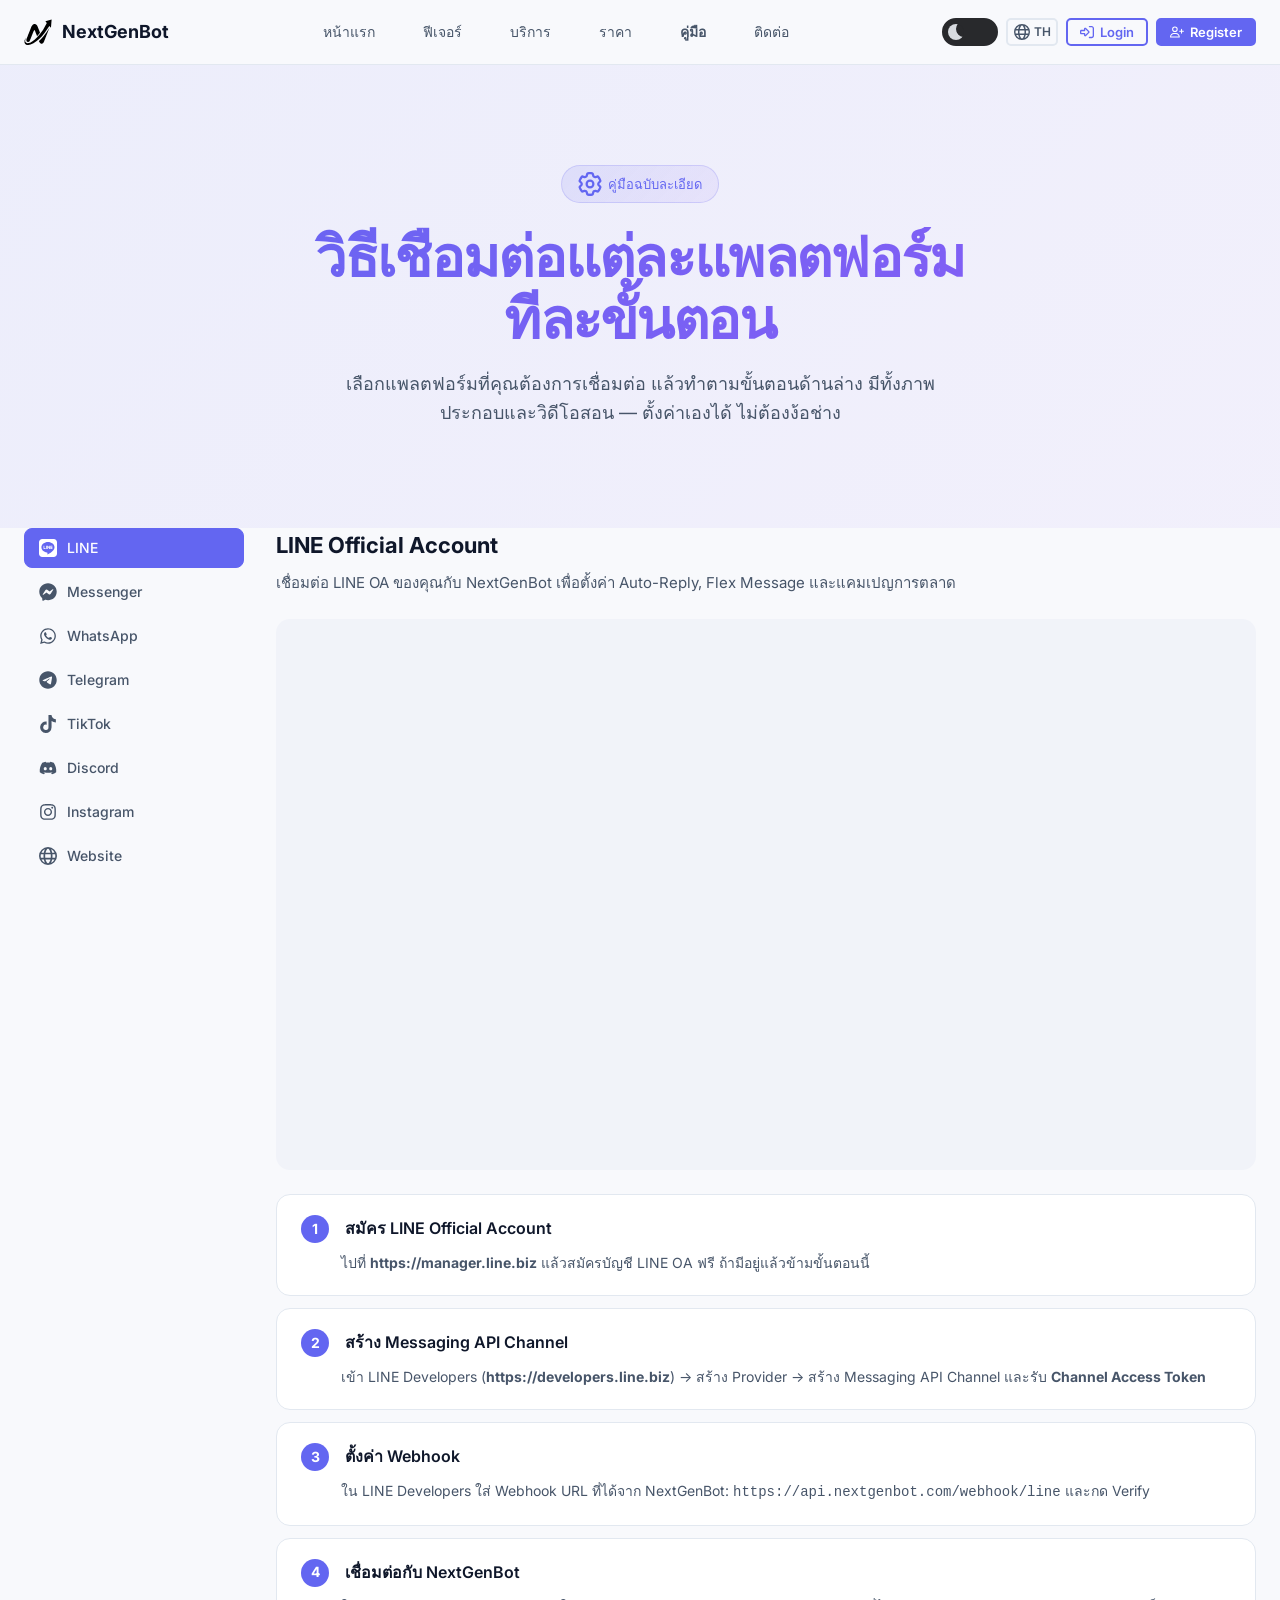
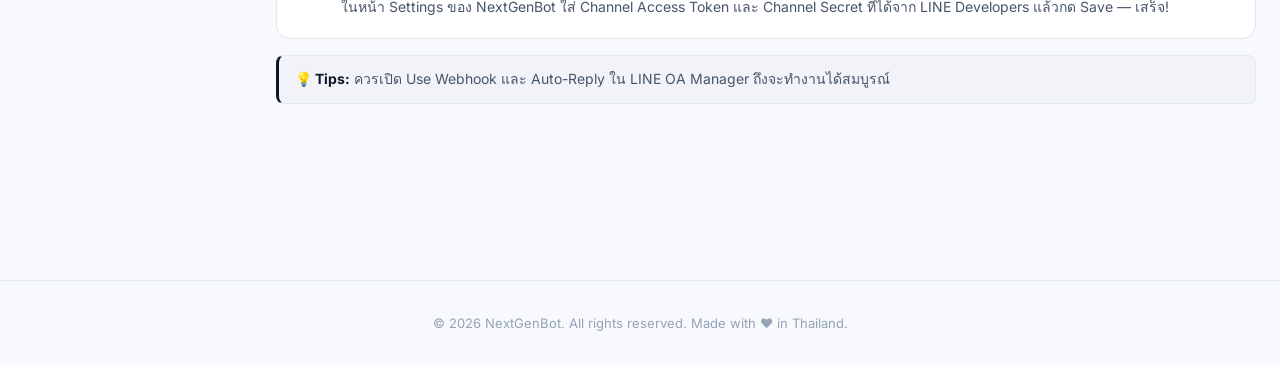
<file: setup-guide.html>
<!DOCTYPE html>
<html lang="th" data-theme="light">
<head>
  <meta charset="UTF-8">
  <meta name="viewport" content="width=device-width, initial-scale=1.0">
  <title>คู่มือการติดตั้ง — NextGenBot</title>
  <link rel="preconnect" href="https://fonts.googleapis.com">
  <link href="https://fonts.googleapis.com/css2?family=Inter:wght@400;500;600;700;800&display=swap" rel="stylesheet">
  <link rel="stylesheet" href="assets/css/style.css">
  <style>
    /* ── Setup Guide Page Styles ── */
    .setup-layout {
      display: flex;
      gap: 32px;
      align-items: flex-start;
    }
    .setup-sidebar {
      flex: 0 0 220px;
      position: sticky;
      top: 88px;
      display: flex;
      flex-direction: column;
      gap: 4px;
    }
    .setup-sidebar .platform-btn {
      display: flex;
      align-items: center;
      gap: 10px;
      padding: 10px 14px;
      border-radius: 8px;
      border: 1px solid transparent;
      background: transparent;
      color: var(--text-secondary);
      cursor: pointer;
      font-size: 14px;
      font-weight: 500;
      font-family: var(--font);
      text-align: left;
      transition: all 0.2s ease;
    }
    .setup-sidebar .platform-btn:hover {
      background: var(--bg-card-alt);
      color: var(--text);
    }
    .setup-sidebar .platform-btn.active {
      background: var(--btn-bg);
      color: var(--btn-text);
      border-color: var(--btn-border);
    }
    .setup-sidebar .platform-btn .icon-svg,
    .setup-sidebar .platform-btn span[data-icon] svg {
      width: 18px;
      height: 18px;
    }
    .setup-content {
      flex: 1;
      min-width: 0;
    }
    .setup-content .platform-section {
      display: none;
    }
    .setup-content .platform-section.active {
      display: block;
    }
    .setup-content h3 {
      font-size: 22px;
      font-weight: 700;
      margin-bottom: 8px;
    }
    .setup-content .platform-desc {
      color: var(--text-secondary);
      font-size: 15px;
      margin-bottom: 24px;
      line-height: 1.6;
    }
    .step-card {
      background: var(--bg-card);
      border: 1px solid var(--border);
      border-radius: var(--radius);
      padding: 20px 24px;
      margin-bottom: 12px;
      transition: box-shadow 0.2s ease;
    }
    .step-card:hover {
      box-shadow: var(--shadow-hover);
    }
    .step-card .step-num {
      display: inline-flex;
      align-items: center;
      justify-content: center;
      width: 28px;
      height: 28px;
      border-radius: 50%;
      background: var(--btn-bg);
      color: var(--btn-text);
      font-size: 14px;
      font-weight: 700;
      margin-right: 12px;
      flex-shrink: 0;
    }
    .step-card .step-header {
      display: flex;
      align-items: center;
      gap: 4px;
      font-weight: 600;
      font-size: 16px;
      margin-bottom: 8px;
    }
    .step-card p {
      color: var(--text-secondary);
      font-size: 14px;
      line-height: 1.7;
      margin-left: 40px;
    }
    .step-card .step-img {
      margin-top: 12px;
      margin-left: 40px;
      border-radius: var(--radius-sm);
      max-width: 100%;
      border: 1px solid var(--border);
    }
    .video-wrapper {
      position: relative;
      width: 100%;
      padding-bottom: 56.25%;
      border-radius: var(--radius);
      overflow: hidden;
      margin-bottom: 24px;
      background: var(--bg-card-alt);
    }
    .video-wrapper iframe {
      position: absolute;
      top: 0; left: 0;
      width: 100%; height: 100%;
      border: none;
    }
    .tip-box {
      background: var(--bg-card-alt);
      border: 1px solid var(--border);
      border-left: 3px solid var(--text);
      border-radius: var(--radius-sm);
      padding: 12px 16px;
      margin: 16px 0;
      font-size: 14px;
      color: var(--text-secondary);
      line-height: 1.6;
    }
    .tip-box strong {
      color: var(--text);
    }
    @media (max-width: 768px) {
      .setup-layout { flex-direction: column; }
      .setup-sidebar {
        flex: none;
        position: static;
        flex-direction: row;
        flex-wrap: wrap;
        gap: 6px;
      }
      .setup-sidebar .platform-btn {
        padding: 8px 12px;
        font-size: 13px;
      }
      .step-card p,
      .step-card .step-img,
      .step-card pre {
        margin-left: 0 !important;
      }
      .step-card {
        padding: 16px;
      }
      .step-card .step-header {
        font-size: 15px;
      }
      .step-card pre {
        font-size: 12px !important;
        padding: 10px !important;
        white-space: pre-wrap;
        word-break: break-all;
      }
    }
    @media (max-width: 480px) {
      .setup-sidebar .platform-btn {
        font-size: 12px;
        padding: 6px 10px;
      }
      .step-card pre code {
        font-size: 11px;
        word-break: break-all;
      }
    }
  </style>
</head>
<body>

  <!-- ── Header / Navbar ── -->
  <nav class="navbar">
    <div class="container navbar-inner">
      <a href="index.html" class="navbar-brand">
        <img src="assets/images/icons/logo.svg" alt="NextGenBot" class="logo-icon">
        NextGenBot
      </a>
      <div class="navbar-links">
        <a href="index.html">หน้าแรก</a>
        <a href="index.html#features">ฟีเจอร์</a>
        <a href="index.html#services">บริการ</a>
        <a href="index.html#pricing">ราคา</a>
        <a href="setup-guide.html" style="font-weight:600;">คู่มือ</a>
        <a href="index.html#contact">ติดต่อ</a>
      </div>
      <div class="navbar-right">
        <div class="toggle-switch">
          <label class="switch-label">
            <input type="checkbox" class="checkbox" id="themeCheckbox">
            <span class="slider"></span>
          </label>
        </div>
        <div class="lang-select">
          <div class="lang-selected">
            <span data-icon="globe" data-weight="regular"></span>
            <span class="lang-code" id="currentLang">TH</span>
            <svg class="arrow" viewBox="0 0 512 512" fill="currentColor"><path d="M233.4 406.6c12.5 12.5 32.8 12.5 45.3 0l192-192c12.5-12.5 12.5-32.8 0-45.3s-32.8-12.5-45.3 0L256 338.7 86.6 169.4c-12.5-12.5-32.8-12.5-45.3 0s-12.5 32.8 0 45.3l192 192z"/></svg>
          </div>
          <div class="lang-options">
            <div class="lang-option active" data-lang="th" onclick="switchLang('th')">
              <span data-icon="globe" data-weight="regular"></span>
              <span>ภาษาไทย</span>
              <svg class="check-icon" viewBox="0 0 448 512" fill="currentColor"><path d="M441 103c9.4 9.4 9.4 24.6 0 33.9L177 401c-9.4 9.4-24.6 9.4-33.9 0L7 265c-9.4-9.4-9.4-24.6 0-33.9s24.6-9.4 33.9 0l119 119L407 103c9.4-9.4 24.6-9.4 33.9 0z"/></svg>
            </div>
            <div class="lang-option" data-lang="en" onclick="switchLang('en')">
              <span data-icon="globe" data-weight="regular"></span>
              <span>English</span>
              <svg class="check-icon" viewBox="0 0 448 512" fill="currentColor"><path d="M441 103c9.4 9.4 9.4 24.6 0 33.9L177 401c-9.4 9.4-24.6 9.4-33.9 0L7 265c-9.4-9.4-9.4-24.6 0-33.9s24.6-9.4 33.9 0l119 119L407 103c9.4-9.4 24.6-9.4 33.9 0z"/></svg>
            </div>
          </div>
        </div>
        <div class="nav-actions">
          <a href="login.html" class="btn-nav btn-nav-login">
            <span data-icon="right-to-bracket" data-weight="regular"></span>
            <span>Login</span>
          </a>
          <a href="register.html" class="btn-nav btn-nav-register">
            <span data-icon="user-plus" data-weight="regular"></span>
            <span>Register</span>
          </a>
        </div>
      </div>

      <div class="mobile-right">
        <div class="lang-select mobile-lang-select">
          <div class="lang-selected">
            <span data-icon="globe" data-weight="regular"></span>
            <span class="lang-code" id="currentLangMobile">TH</span>
            <svg class="arrow" viewBox="0 0 512 512" fill="currentColor"><path d="M233.4 406.6c12.5 12.5 32.8 12.5 45.3 0l192-192c12.5-12.5 12.5-32.8 0-45.3s-32.8-12.5-45.3 0L256 338.7 86.6 169.4c-12.5-12.5-32.8-12.5-45.3 0s-12.5 32.8 0 45.3l192 192z"/></svg>
          </div>
          <div class="lang-options">
            <div class="lang-option active" data-lang="th" onclick="switchLang('th')">
              <span data-icon="globe" data-weight="regular"></span>
              <span>ภาษาไทย</span>
              <svg class="check-icon" viewBox="0 0 448 512" fill="currentColor"><path d="M441 103c9.4 9.4 9.4 24.6 0 33.9L177 401c-9.4 9.4-24.6 9.4-33.9 0L7 265c-9.4-9.4-9.4-24.6 0-33.9s24.6-9.4 33.9 0l119 119L407 103c9.4-9.4 24.6-9.4 33.9 0z"/></svg>
            </div>
            <div class="lang-option" data-lang="en" onclick="switchLang('en')">
              <span data-icon="globe" data-weight="regular"></span>
              <span>English</span>
              <svg class="check-icon" viewBox="0 0 448 512" fill="currentColor"><path d="M441 103c9.4 9.4 9.4 24.6 0 33.9L177 401c-9.4 9.4-24.6 9.4-33.9 0L7 265c-9.4-9.4-9.4-24.6 0-33.9s24.6-9.4 33.9 0l119 119L407 103c9.4-9.4 24.6-9.4 33.9 0z"/></svg>
            </div>
          </div>
        </div>
        <button class="hamburger-btn" id="hamburgerBtn" aria-label="Menu">
          <svg viewBox="0 0 448 512" fill="currentColor"><path d="M0 96C0 78.3 14.3 64 32 64H416c17.7 0 32 14.3 32 32s-14.3 32-32 32H32C14.3 128 0 113.7 0 96zM0 256c0-17.7 14.3-32 32-32H416c17.7 0 32 14.3 32 32s-14.3 32-32 32H32c-17.7 0-32-14.3-32-32zM448 416c0 17.7-14.3 32-32 32H32c-17.7 0-32-14.3-32-32s14.3-32 32-32H416c17.7 0 32 14.3 32 32z"/></svg>
        </button>
      </div>

      <div class="mobile-menu" id="mobileMenu">
        <a href="index.html">หน้าแรก</a>
        <a href="index.html#features">ฟีเจอร์</a>
        <a href="index.html#services">บริการ</a>
        <a href="index.html#pricing">ราคา</a>
        <a href="setup-guide.html">คู่มือ</a>
        <a href="index.html#contact">ติดต่อ</a>
        <div class="mobile-actions">
          <a href="login.html" class="btn-nav btn-nav-login">Login</a>
          <a href="register.html" class="btn-nav btn-nav-register">Register</a>
        </div>
        <div class="mobile-theme-wrapper">
          <div class="mobile-theme-row">
            <span data-icon="sun" data-weight="regular" id="themeIcon"></span>
            <span id="themeLabel">โหมดสว่าง</span>
            <div class="toggle-switch">
              <label class="switch-label">
                <input type="checkbox" class="checkbox" id="themeCheckboxMobile">
                <span class="slider"></span>
              </label>
            </div>
          </div>
        </div>
      </div>
    </div>
  </nav>

  <!-- ── Hero ── -->
  <section class="hero" style="padding: 100px 0 60px;">
    <div class="container">
      <div class="hero-badge">
        <span data-icon="gear" data-weight="regular"></span>
        คู่มือฉบับละเอียด
      </div>
      <h1>วิธีเชื่อมต่อแต่ละแพลตฟอร์ม<br>ทีละขั้นตอน</h1>
      <p style="max-width:600px;">
        เลือกแพลตฟอร์มที่คุณต้องการเชื่อมต่อ แล้วทำตามขั้นตอนด้านล่าง 
        มีทั้งภาพประกอบและวิดีโอสอน — ตั้งค่าเองได้ ไม่ต้องง้อช่าง
      </p>
    </div>
  </section>

  <!-- ── Setup Guide ── -->
  <section class="section" style="padding-top:0;">
    <div class="container">
      <div class="setup-layout">

        <!-- Sidebar -->
        <div class="setup-sidebar" id="platformSidebar">
          <button class="platform-btn active" data-platform="line">
            <span data-icon="line" data-weight="brands"></span> LINE
          </button>
          <button class="platform-btn" data-platform="messenger">
            <span data-icon="messenger" data-weight="brands"></span> Messenger
          </button>
          <button class="platform-btn" data-platform="whatsapp">
            <span data-icon="whatsapp" data-weight="brands"></span> WhatsApp
          </button>
          <button class="platform-btn" data-platform="telegram">
            <span data-icon="telegram" data-weight="brands"></span> Telegram
          </button>
          <button class="platform-btn" data-platform="tiktok">
            <span data-icon="tiktok" data-weight="brands"></span> TikTok
          </button>
          <button class="platform-btn" data-platform="discord">
            <span data-icon="discord" data-weight="brands"></span> Discord
          </button>
          <button class="platform-btn" data-platform="instagram">
            <span data-icon="instagram" data-weight="brands"></span> Instagram
          </button>
          <button class="platform-btn" data-platform="website">
            <span data-icon="globe" data-weight="regular"></span> Website
          </button>
        </div>

        <!-- Content -->
        <div class="setup-content" id="setupContent">

          <!-- LINE -->
          <div class="platform-section active" id="section-line">
            <h3>LINE Official Account</h3>
            <p class="platform-desc">เชื่อมต่อ LINE OA ของคุณกับ NextGenBot เพื่อตั้งค่า Auto-Reply, Flex Message และแคมเปญการตลาด</p>

            <div class="video-wrapper">
              <iframe src="https://www.youtube.com/embed/Rr_bTtjFxYc" title="วิธีการสร้าง LINE OA" allow="accelerometer; autoplay; clipboard-write; encrypted-media; gyroscope; picture-in-picture" allowfullscreen></iframe>
            </div>

            <div class="step-card">
              <div class="step-header"><span class="step-num">1</span> สมัคร LINE Official Account</div>
              <p>ไปที่ <strong>https://manager.line.biz</strong> แล้วสมัครบัญชี LINE OA ฟรี ถ้ามีอยู่แล้วข้ามขั้นตอนนี้</p>
            </div>
            <div class="step-card">
              <div class="step-header"><span class="step-num">2</span> สร้าง Messaging API Channel</div>
              <p>เข้า LINE Developers (<strong>https://developers.line.biz</strong>) → สร้าง Provider → สร้าง Messaging API Channel และรับ <strong>Channel Access Token</strong></p>
            </div>
            <div class="step-card">
              <div class="step-header"><span class="step-num">3</span> ตั้งค่า Webhook</div>
              <p>ใน LINE Developers ใส่ Webhook URL ที่ได้จาก NextGenBot: <code>https://api.nextgenbot.com/webhook/line</code> และกด Verify</p>
            </div>
            <div class="step-card">
              <div class="step-header"><span class="step-num">4</span> เชื่อมต่อกับ NextGenBot</div>
              <p>ในหน้า Settings ของ NextGenBot ใส่ Channel Access Token และ Channel Secret ที่ได้จาก LINE Developers แล้วกด Save — เสร็จ!</p>
            </div>

            <div class="tip-box">
              <strong>💡 Tips:</strong> ควรเปิด Use Webhook และ Auto-Reply ใน LINE OA Manager ถึงจะทำงานได้สมบูรณ์
            </div>
          </div>

          <!-- Messenger -->
          <div class="platform-section" id="section-messenger">
            <h3>Facebook Messenger</h3>
            <p class="platform-desc">เชื่อมต่อเพจ Facebook ของคุณเพื่อรับ-ส่งข้อความกับลูกค้าผ่าน NextGenBot</p>

            <div class="video-wrapper">
              <iframe src="https://www.youtube.com/embed/PA08z7__BFA" title="Facebook Messenger Bot Tutorial" allow="accelerometer; autoplay; clipboard-write; encrypted-media; gyroscope; picture-in-picture" allowfullscreen></iframe>
            </div>

            <div class="step-card">
              <div class="step-header"><span class="step-num">1</span> สร้าง Meta App</div>
              <p>ไปที่ <strong>https://developers.facebook.com</strong> → My Apps → สร้างแอปใหม่ เลือก Business</p>
            </div>
            <div class="step-card">
              <div class="step-header"><span class="step-num">2</span> เพิ่ม Messenger Product</div>
              <p>ใน Dashboard กด Add Product → เลือก Messenger → ตั้งค่าให้เชื่อมต่อกับเพจของคุณ</p>
            </div>
            <div class="step-card">
              <div class="step-header"><span class="step-num">3</span> สร้าง Page Access Token</div>
              <p>เลือกเพจ → Generate Token → คัดลอก Page Access Token มาเก็บไว้</p>
            </div>
            <div class="step-card">
              <div class="step-header"><span class="step-num">4</span> ตั้งค่า Webhook + เชื่อมต่อ</div>
              <p>ใส่ Webhook URL: <code>https://api.nextgenbot.com/webhook/messenger</code> → ใส่ Verify Token → Subscribe to messages → นำ Token ไปใส่ใน NextGenBot</p>
            </div>

            <div class="tip-box">
              <strong>💡 Tips:</strong> กรุณาเปิด Required Permissions: <code>pages_messaging</code>, <code>pages_manage_metadata</code> ถึงจะใช้งานได้ครบ
            </div>
          </div>

          <!-- WhatsApp -->
          <div class="platform-section" id="section-whatsapp">
            <h3>WhatsApp Business</h3>
            <p class="platform-desc">เชื่อมต่อ WhatsApp Business API เพื่อตอบแชทและส่งแคมเปญผ่าน WhatsApp</p>

            <div class="video-wrapper">
              <iframe src="https://www.youtube.com/embed/ul6bMeWcH9Y" title="WhatsApp Business API Tutorial" allow="accelerometer; autoplay; clipboard-write; encrypted-media; gyroscope; picture-in-picture" allowfullscreen></iframe>
            </div>

            <div class="step-card">
              <div class="step-header"><span class="step-num">1</span> ลงทะเบียน WhatsApp Business API</div>
              <p>ผ่าน Meta Business Manager → WhatsApp Account → ขอหมายเลขโทรศัพท์และยืนยัน</p>
            </div>
            <div class="step-card">
              <div class="step-header"><span class="step-num">2</span> สร้าง Access Token</div>
              <p>ใน Meta for Developers → WhatsApp → สร้าง Permanent Token สำหรับใช้งาน</p>
            </div>
            <div class="step-card">
              <div class="step-header"><span class="step-num">3</span> ตั้งค่า Webhook</div>
              <p>ใส่ Webhook URL: <code>https://api.nextgenbot.com/webhook/whatsapp</code> → ตั้งค่า Verify Token</p>
            </div>
            <div class="step-card">
              <div class="step-header"><span class="step-num">4</span> เชื่อมต่อกับ NextGenBot</div>
              <p>เข้า Settings ใน NextGenBot → WhatsApp → ใส่ Phone ID + Token + Webhook Secret ที่ได้ — เสร็จสิ้น</p>
            </div>

            <div class="tip-box">
              <strong>💡 Tips:</strong> WhatsApp Business API มีค่าบริการตามการสนทนา (conversation-based pricing) — เช็กอัตราก่อนเริ่มใช้
            </div>
          </div>

          <!-- Telegram -->
          <div class="platform-section" id="section-telegram">
            <h3>Telegram Bot</h3>
            <p class="platform-desc">สร้าง Telegram Bot ด้วย BotFather และเชื่อมต่อกับ NextGenBot</p>

            <div class="video-wrapper">
              <iframe src="https://www.youtube.com/embed/kT8WdWNkRUY" title="Telegram Bot Setup Tutorial" allow="accelerometer; autoplay; clipboard-write; encrypted-media; gyroscope; picture-in-picture" allowfullscreen></iframe>
            </div>

            <div class="step-card">
              <div class="step-header"><span class="step-num">1</span> พิมพ์ @BotFather ใน Telegram</div>
              <p>ค้นหา BotFather ใน Telegram แล้วพิมพ์ <code>/newbot</code> เพื่อสร้างบอทใหม่</p>
            </div>
            <div class="step-card">
              <div class="step-header"><span class="step-num">2</span> รับ Token</div>
              <p>ตั้งชื่อบอทและ username → BotFather จะส่ง <strong>HTTP API Token</strong> มาให้ — คัดลอกเก็บไว้</p>
            </div>
            <div class="step-card">
              <div class="step-header"><span class="step-num">3</span> ตั้งค่า Webhook</div>
              <p>ใช้ URL: <code>https://api.telegram.org/bot&lt;TOKEN&gt;/setWebhook?url=https://api.nextgenbot.com/webhook/telegram</code></p>
            </div>
            <div class="step-card">
              <div class="step-header"><span class="step-num">4</span> เชื่อมต่อกับ NextGenBot</div>
              <p>นำ Telegram Bot Token ไปใส่ใน NextGenBot Settings แล้วกด Save — เสร็จ!</p>
            </div>

            <div class="tip-box">
              <strong>💡 Tips:</strong> ปิด Privacy Mode ใน BotFather ด้วย <code>/setprivacy</code> ถ้าต้องการให้บอทอ่านทุกข้อความใน group
            </div>
          </div>

          <!-- TikTok -->
          <div class="platform-section" id="section-tiktok">
            <h3>TikTok</h3>
            <p class="platform-desc">เชื่อมต่อ TikTok Business Account เพื่อจัดการข้อความและคอมเมนต์</p>

            <div class="video-wrapper">
              <iframe src="https://www.youtube.com/embed/88Lf9Ov6P88" title="TikTok Bot Automation" allow="accelerometer; autoplay; clipboard-write; encrypted-media; gyroscope; picture-in-picture" allowfullscreen></iframe>
            </div>

            <div class="step-card">
              <div class="step-header"><span class="step-num">1</span> สร้าง TikTok Business Account</div>
              <p>สมัคร TikTok Business Account ที่ <strong>https://www.tiktok.com/business</strong></p>
            </div>
            <div class="step-card">
              <div class="step-header"><span class="step-num">2</span> สร้าง TikTok App</div>
              <p>ไปที่ TikTok Developers → สร้าง App → เลือก permissions: <code>user.info.basic</code>, <code>video.upload</code>, <code>message.send</code></p>
            </div>
            <div class="step-card">
              <div class="step-header"><span class="step-num">3</span> รับ Access Token</div>
              <p>ทำ OAuth 2.0 เพื่อขอ Access Token และ Refresh Token จาก TikTok API</p>
            </div>
            <div class="step-card">
              <div class="step-header"><span class="step-num">4</span> เชื่อมต่อกับ NextGenBot</div>
              <p>ใส่ App ID, Client Secret, Access Token และ Webhook URL ในหน้า Settings → เสร็จ!</p>
            </div>

            <div class="tip-box">
              <strong>💡 Tips:</strong> TikTok API ยังอยู่ในช่วงพัฒนา — ฟังก์ชันบางอย่างอาจต้องรอการอัปเดตจาก TikTok
            </div>
          </div>

          <!-- Discord -->
          <div class="platform-section" id="section-discord">
            <h3>Discord</h3>
            <p class="platform-desc">เชื่อมต่อ Discord Bot เพื่อจัดการ Community, Ticket System และ Moderation</p>

            <div class="video-wrapper">
              <iframe src="https://www.youtube.com/embed/Oy5HGvrxM4o" title="Discord Bot Tutorial" allow="accelerometer; autoplay; clipboard-write; encrypted-media; gyroscope; picture-in-picture" allowfullscreen></iframe>
            </div>

            <div class="step-card">
              <div class="step-header"><span class="step-num">1</span> สร้างแอปบน Discord Developer Portal</div>
              <p>ไปที่ <strong>https://discord.com/developers/applications</strong> → New Application → ตั้งชื่อ</p>
            </div>
            <div class="step-card">
              <div class="step-header"><span class="step-num">2</span> สร้าง Bot Token</div>
              <p>ไปที่ Bot → Add Bot → Reset Token → คัดลอก Token มาเก็บ</p>
            </div>
            <div class="step-card">
              <div class="step-header"><span class="step-num">3</span> เชิญบอทเข้า Server</div>
              <p>ไปที่ OAuth2 → URL Generator → เลือก scopes: <code>bot</code> → เลือก permissions → เปิด URL เพื่อเชิญบอท</p>
            </div>
            <div class="step-card">
              <div class="step-header"><span class="step-num">4</span> เชื่อมต่อกับ NextGenBot</div>
              <p>ใส่ Bot Token + Guild ID + Channel ID ใน NextGenBot Settings → Save → บอทเริ่มทำงาน!</p>
            </div>

            <div class="tip-box">
              <strong>💡 Tips:</strong> เปิด Intents: <code>MESSAGE CONTENT INTENT</code>, <code>SERVER MEMBERS INTENT</code> ใน Developer Portal ด้วย
            </div>
          </div>

          <!-- Instagram -->
          <div class="platform-section" id="section-instagram">
            <h3>Instagram</h3>
            <p class="platform-desc">เชื่อมต่อ Instagram Business Account เพื่อตอบ DM และ Comment อัตโนมัติ</p>

            <div class="video-wrapper">
              <iframe src="https://www.youtube.com/embed/4KA3_kyct9c" title="Instagram DM Automation" allow="accelerometer; autoplay; clipboard-write; encrypted-media; gyroscope; picture-in-picture" allowfullscreen></iframe>
            </div>

            <div class="step-card">
              <div class="step-header"><span class="step-num">1</span> เปลี่ยนเป็น Business Account</div>
              <p>ใน Instagram → Settings → Account → Switch to Professional Account → เลือก Business</p>
            </div>
            <div class="step-card">
              <div class="step-header"><span class="step-num">2</span> เชื่อมต่อกับ Facebook Page</div>
              <p>Instagram Business ต้องเชื่อมกับ Facebook Page — ตั้งค่าใน Meta Business Suite</p>
            </div>
            <div class="step-card">
              <div class="step-header"><span class="step-num">3</span> สร้าง Access Token</div>
              <p>ใน Meta for Developers → ใช้ Graph API เพื่อขอ Instagram Business User ID + Access Token ขอบเขต <code>instagram_basic, instagram_manage_messages, instagram_manage_comments</code></p>
            </div>
            <div class="step-card">
              <div class="step-header"><span class="step-num">4</span> เชื่อมต่อกับ NextGenBot</div>
              <p>ใส่ Instagram Business ID + Access Token + Facebook Page ID ใน Settings → เสร็จ!</p>
            </div>

            <div class="tip-box">
              <strong>💡 Tips:</strong> Instagram API จำกัดการตอบ DM เฉพาะข้อความที่ลูกค้าส่งมาก่อน — ไม่สามารถเริ่มแชทก่อนได้
            </div>
          </div>

          <!-- Website Widget -->
          <div class="platform-section" id="section-website">
            <h3>Website Chat Widget</h3>
            <p class="platform-desc">ติดตั้ง Chat Widget บนเว็บไซต์ของคุณ เพียงแค่แปะโค้ดสั้นๆ</p>

            <div class="video-wrapper">
              <iframe src="https://www.youtube.com/embed/pUyRfGrvnc4" title="Website Chatbot Widget Tutorial" allow="accelerometer; autoplay; clipboard-write; encrypted-media; gyroscope; picture-in-picture" allowfullscreen></iframe>
            </div>

            <div class="step-card">
              <div class="step-header"><span class="step-num">1</span> เปิดการใช้งาน Chat Widget</div>
              <p>ใน NextGenBot Settings → Website Widget → เปิด toggle "Enable Chat Widget"</p>
            </div>
            <div class="step-card">
              <div class="step-header"><span class="step-num">2</span> ปรับแต่งหน้าตา</div>
              <p>เลือกสี ปุ่ม แชทบับเบิล ข้อความต้อนรับ และตำแหน่ง (ซ้าย/ขวา) ตามแบรนด์ของคุณ</p>
            </div>
            <div class="step-card">
              <div class="step-header"><span class="step-num">3</span> คัดลอกโค้ด</div>
              <p>กดปุ่ม Copy Code จะได้โค้ดแบบนี้:</p>
              <pre style="background:var(--bg-card-alt);padding:12px;border-radius:6px;font-size:13px;overflow-x:auto;margin-top:8px;margin-left:40px;"><code>&lt;script&gt;
  window.nextgenbotWidget = { appId: "YOUR_APP_ID" };
&lt;/script&gt;
&lt;script src="https://widget.nextgenbot.com/chat.js"&gt;&lt;/script&gt;</code></pre>
            </div>
            <div class="step-card">
              <div class="step-header"><span class="step-num">4</span> แปะบนเว็บไซต์</div>
              <p>นำโค้ดไปแปะก่อน <code>&lt;/body&gt;</code> ในทุกหน้าของเว็บไซต์คุณ — เสร็จ! Widget จะแสดงโดยอัตโนมัติ</p>
            </div>

            <div class="tip-box">
              <strong>💡 Tips:</strong> ทดสอบ widget โดยเปิดหน้าเว็บแล้วคลิกแชทบับเบิล — ข้อความจะเข้ามาที่ Inbox ของ NextGenBot ทันที
            </div>
          </div>

        </div>
      </div>
    </div>
  </section>

  <!-- ── Footer ── -->
  <footer class="footer">
    <div class="container">
      <p>© 2026 NextGenBot. All rights reserved. Made with ❤️ in Thailand.</p>
    </div>
  </footer>

  <script src="assets/data/icons.js"></script>
  <script src="assets/js/theme.js"></script>
  <script src="assets/js/main.js"></script>
  <script>
    // ── Platform Tab Switching ──
    document.addEventListener('DOMContentLoaded', function() {
      const btns = document.querySelectorAll('.platform-btn');
      const sections = document.querySelectorAll('.platform-section');

      btns.forEach(btn => {
        btn.addEventListener('click', function() {
          const platform = this.dataset.platform;
          // Update buttons
          btns.forEach(b => b.classList.remove('active'));
          this.classList.add('active');
          // Update sections
          sections.forEach(s => s.classList.remove('active'));
          document.getElementById('section-' + platform).classList.add('active');
        });
      });

      // Load icons on initial render
      if (typeof loadIcons === 'function') loadIcons();
    });
  </script>
</body>
</html>
</file>
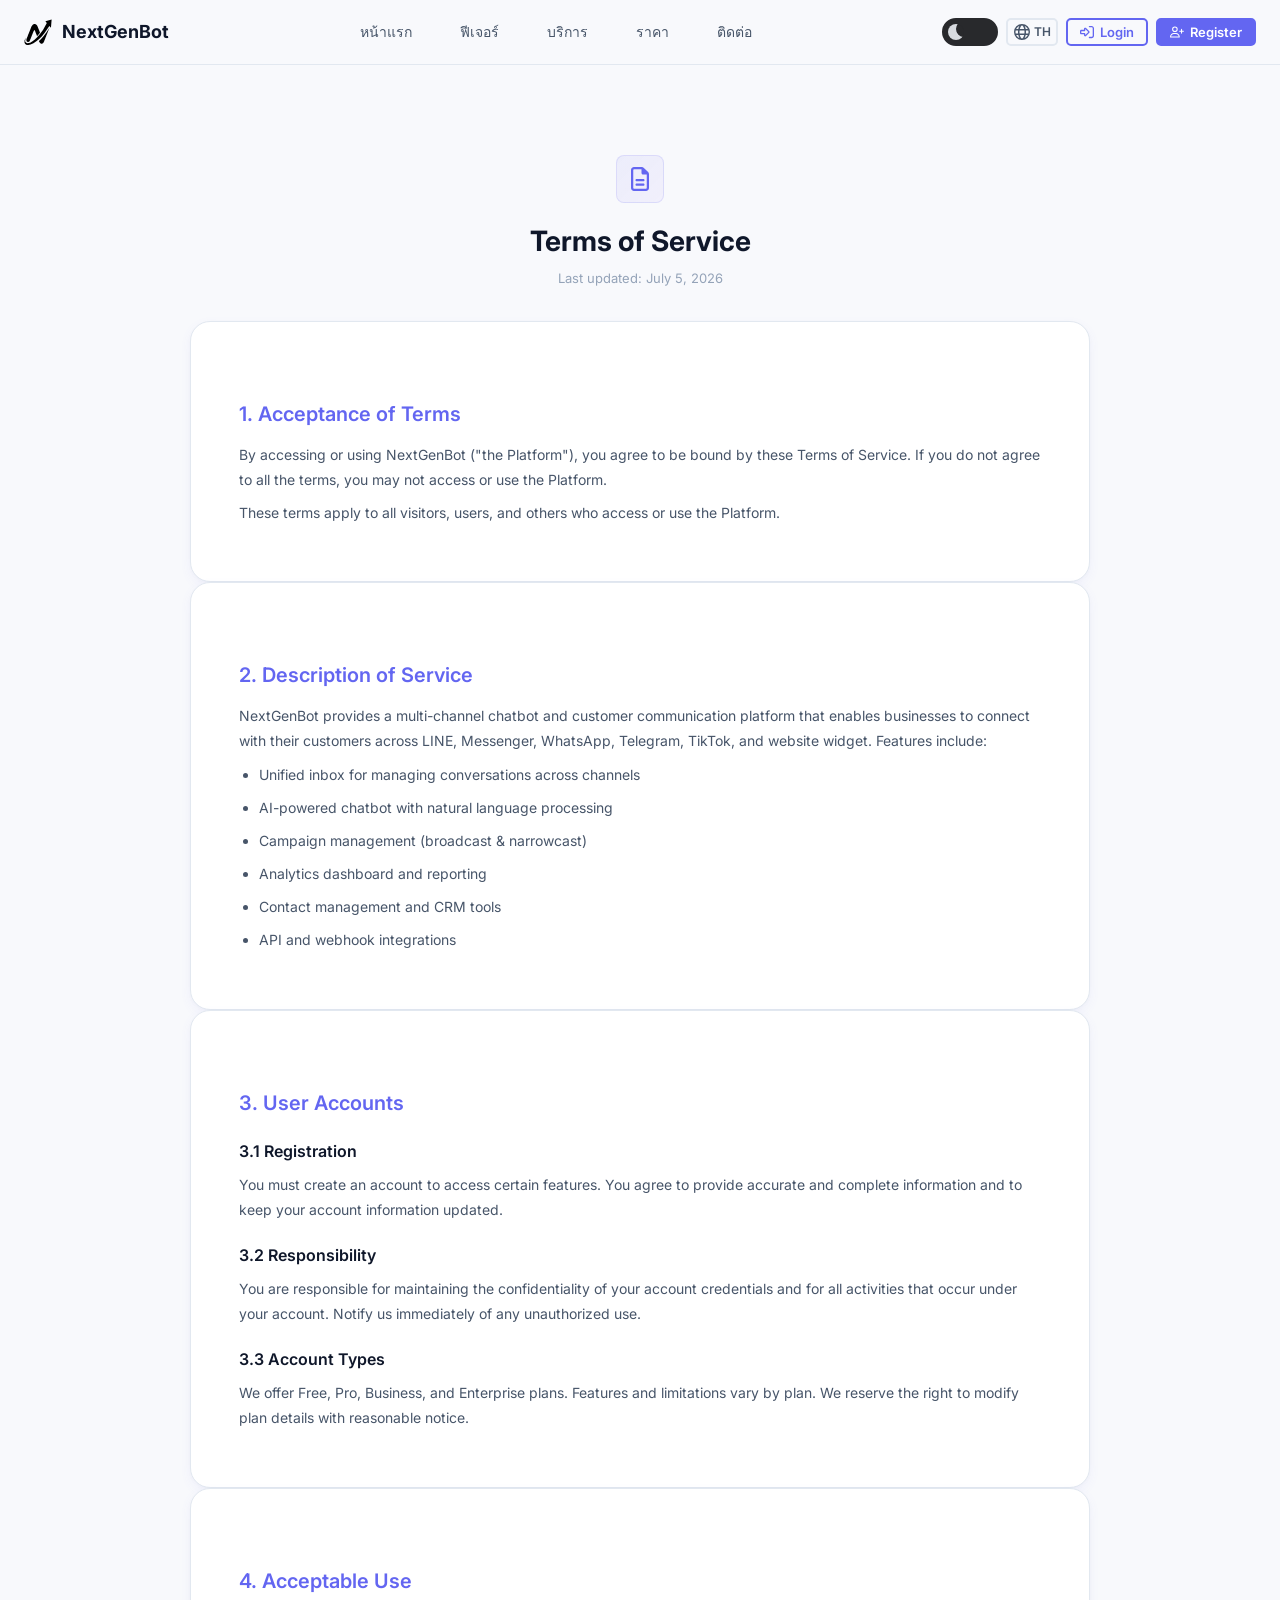
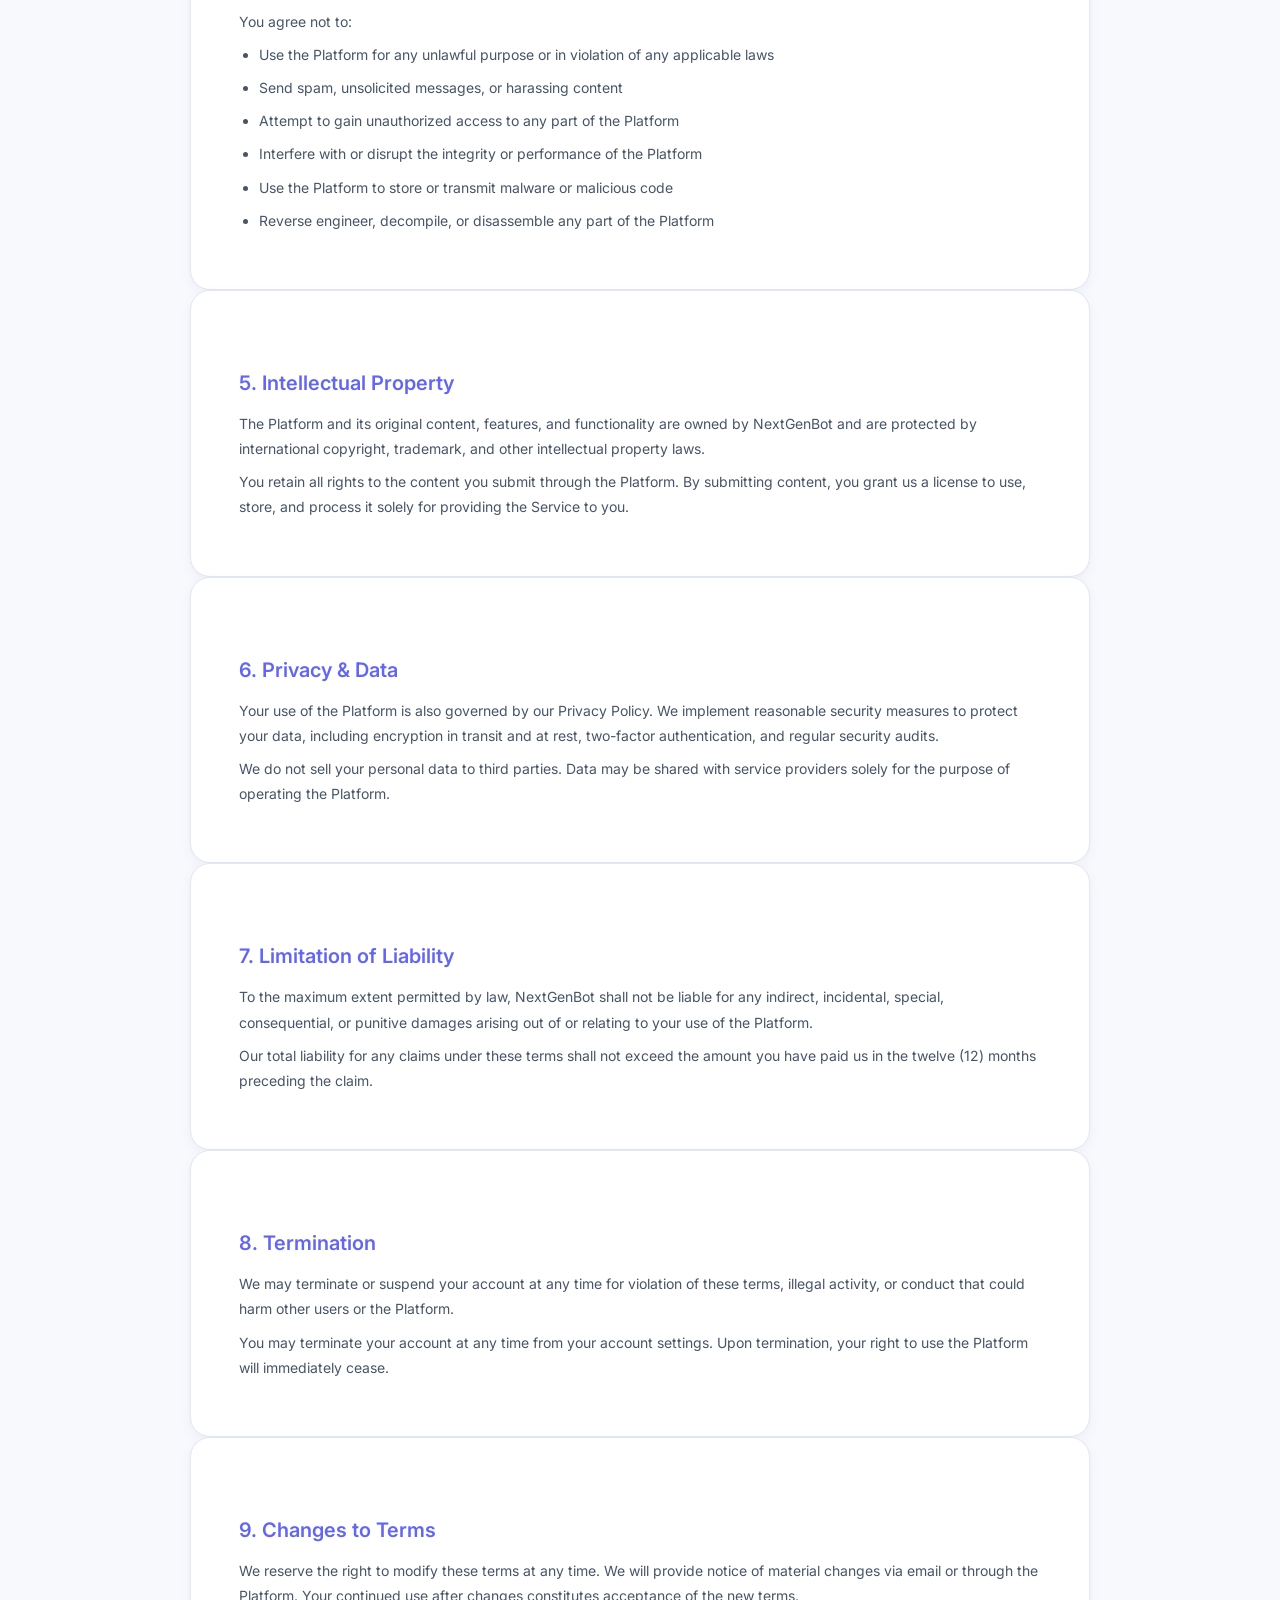
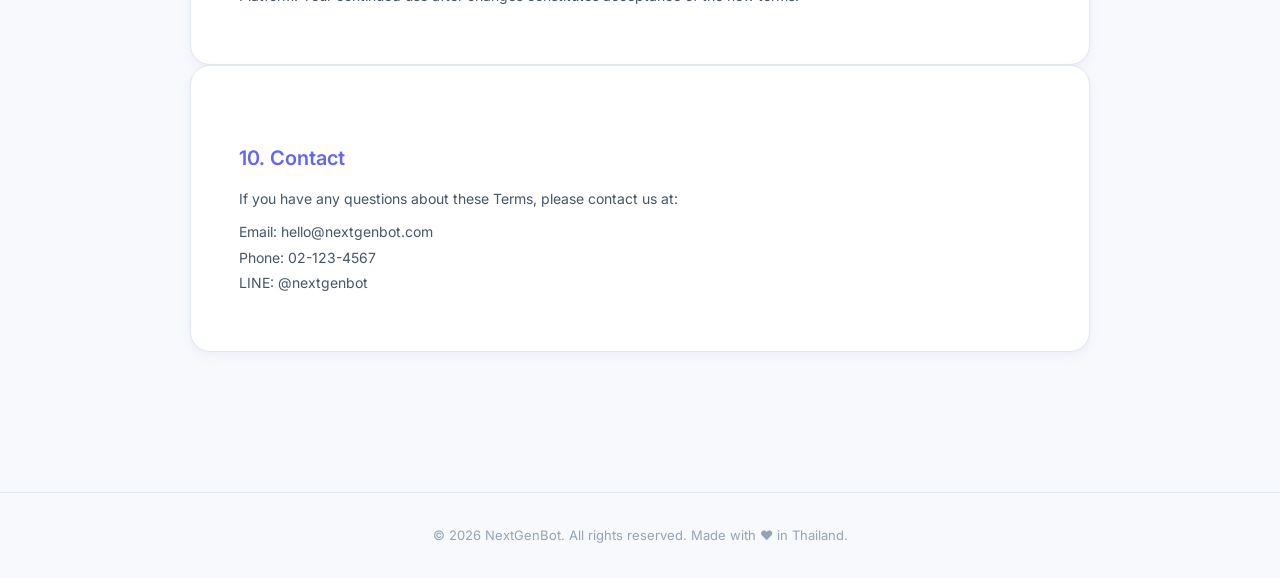
<file: terms.html>
<!DOCTYPE html>
<html lang="th" data-theme="light">
<head>
  <meta charset="UTF-8">
  <meta name="viewport" content="width=device-width, initial-scale=1.0">
  <title>Terms of Service — NextGenBot</title>
  <link rel="preconnect" href="https://fonts.googleapis.com">
  <link href="https://fonts.googleapis.com/css2?family=Inter:wght@400;500;600;700;800&display=swap" rel="stylesheet">
  <link rel="stylesheet" href="assets/css/style.css?v=2">
</head>
<body>

  <!-- ── Navbar ── -->
  <nav class="navbar">
    <div class="container navbar-inner">
      <a href="index.html" class="navbar-brand">
        <img src="assets/images/icons/logo.svg" alt="NextGenBot" class="logo-icon">
        NextGenBot
      </a>
      <div class="navbar-links">
        <a href="index.html">หน้าแรก</a>
        <a href="index.html#features">ฟีเจอร์</a>
        <a href="index.html#services">บริการ</a>
        <a href="index.html#pricing">ราคา</a>
        <a href="index.html#contact">ติดต่อ</a>
      </div>
      <div class="navbar-right">
        <div class="toggle-switch">
          <label class="switch-label">
            <input type="checkbox" class="checkbox" id="themeCheckbox">
            <span class="slider"></span>
          </label>
        </div>
        <div class="lang-select">
          <div class="lang-selected">
            <span data-icon="globe" data-weight="regular"></span>
            <span class="lang-code" id="currentLang">TH</span>
            <svg class="arrow" viewBox="0 0 512 512" fill="currentColor"><path d="M233.4 406.6c12.5 12.5 32.8 12.5 45.3 0l192-192c12.5-12.5 12.5-32.8 0-45.3s-32.8-12.5-45.3 0L256 338.7 86.6 169.4c-12.5-12.5-32.8-12.5-45.3 0s-12.5 32.8 0 45.3l192 192z"/></svg>
          </div>
          <div class="lang-options">
            <div class="lang-option active" data-lang="th" onclick="switchLang('th')">
              <span data-icon="globe" data-weight="regular"></span>
              <span>ภาษาไทย</span>
              <svg class="check-icon" viewBox="0 0 448 512" fill="currentColor"><path d="M441 103c9.4 9.4 9.4 24.6 0 33.9L177 401c-9.4 9.4-24.6 9.4-33.9 0L7 265c-9.4-9.4-9.4-24.6 0-33.9s24.6-9.4 33.9 0l119 119L407 103c9.4-9.4 24.6-9.4 33.9 0z"/></svg>
            </div>
            <div class="lang-option" data-lang="en" onclick="switchLang('en')">
              <span data-icon="globe" data-weight="regular"></span>
              <span>English</span>
              <svg class="check-icon" viewBox="0 0 448 512" fill="currentColor"><path d="M441 103c9.4 9.4 9.4 24.6 0 33.9L177 401c-9.4 9.4-24.6 9.4-33.9 0L7 265c-9.4-9.4-9.4-24.6 0-33.9s24.6-9.4 33.9 0l119 119L407 103c9.4-9.4 24.6-9.4 33.9 0z"/></svg>
            </div>
          </div>
        </div>
        <div class="nav-actions">
          <a href="login.html" class="btn-nav btn-nav-login">
            <span data-icon="right-to-bracket" data-weight="regular"></span>
            <span>Login</span>
          </a>
          <a href="register.html" class="btn-nav btn-nav-register">
            <span data-icon="user-plus" data-weight="regular"></span>
            <span>Register</span>
          </a>
        </div>
      </div>

      <div class="mobile-right">
        <div class="lang-select mobile-lang-select">
          <div class="lang-selected">
            <span data-icon="globe" data-weight="regular"></span>
            <span class="lang-code" id="currentLangMobile">TH</span>
            <svg class="arrow" viewBox="0 0 512 512" fill="currentColor"><path d="M233.4 406.6c12.5 12.5 32.8 12.5 45.3 0l192-192c12.5-12.5 12.5-32.8 0-45.3s-32.8-12.5-45.3 0L256 338.7 86.6 169.4c-12.5-12.5-32.8-12.5-45.3 0s-12.5 32.8 0 45.3l192 192z"/></svg>
          </div>
          <div class="lang-options">
            <div class="lang-option active" data-lang="th" onclick="switchLang('th')">
              <span data-icon="globe" data-weight="regular"></span>
              <span>ภาษาไทย</span>
              <svg class="check-icon" viewBox="0 0 448 512" fill="currentColor"><path d="M441 103c9.4 9.4 9.4 24.6 0 33.9L177 401c-9.4 9.4-24.6 9.4-33.9 0L7 265c-9.4-9.4-9.4-24.6 0-33.9s24.6-9.4 33.9 0l119 119L407 103c9.4-9.4 24.6-9.4 33.9 0z"/></svg>
            </div>
            <div class="lang-option" data-lang="en" onclick="switchLang('en')">
              <span data-icon="globe" data-weight="regular"></span>
              <span>English</span>
              <svg class="check-icon" viewBox="0 0 448 512" fill="currentColor"><path d="M441 103c9.4 9.4 9.4 24.6 0 33.9L177 401c-9.4 9.4-24.6 9.4-33.9 0L7 265c-9.4-9.4-9.4-24.6 0-33.9s24.6-9.4 33.9 0l119 119L407 103c9.4-9.4 24.6-9.4 33.9 0z"/></svg>
            </div>
          </div>
        </div>
        <button class="hamburger-btn" id="hamburgerBtn" aria-label="Menu">
          <svg viewBox="0 0 448 512" fill="currentColor"><path d="M0 96C0 78.3 14.3 64 32 64H416c17.7 0 32 14.3 32 32s-14.3 32-32 32H32C14.3 128 0 113.7 0 96zM0 256c0-17.7 14.3-32 32-32H416c17.7 0 32 14.3 32 32s-14.3 32-32 32H32c-17.7 0-32-14.3-32-32zM448 416c0 17.7-14.3 32-32 32H32c-17.7 0-32-14.3-32-32s14.3-32 32-32H416c17.7 0 32 14.3 32 32z"/></svg>
        </button>
      </div>

      <!-- Mobile Menu -->
      <div class="mobile-menu" id="mobileMenu">
        <a href="index.html">หน้าแรก</a>
        <a href="index.html#features">ฟีเจอร์</a>
        <a href="index.html#services">บริการ</a>
        <a href="index.html#pricing">ราคา</a>
        <a href="index.html#contact">ติดต่อ</a>
        <div class="mobile-actions">
          <a href="login.html" class="btn-nav btn-nav-login">Login</a>
          <a href="register.html" class="btn-nav btn-nav-register">Register</a>
        </div>
        <div class="mobile-theme-wrapper">
          <div class="mobile-theme-row">
            <span data-icon="sun" data-weight="regular" id="themeIcon"></span>
            <span id="themeLabel">โหมดสว่าง</span>
            <div class="toggle-switch">
              <label class="switch-label">
                <input type="checkbox" class="checkbox" id="themeCheckboxMobile">
                <span class="slider"></span>
              </label>
            </div>
          </div>
        </div>
      </div>
    </div>
  </nav>

  <!-- ── Content ── -->
  <div class="page">
    <div class="container">

      <div class="page-header">
        <div class="icon-wrap">
          <span data-icon="file-lines" data-weight="regular"></span>
        </div>
        <div>
          <h1>Terms of Service</h1>
          <div class="meta">Last updated: July 5, 2026</div>
        </div>
      </div>

      <div class="section-card">
        <h2>1. Acceptance of Terms</h2>
        <p>
          By accessing or using NextGenBot ("the Platform"), you agree to be bound by these Terms of Service. 
          If you do not agree to all the terms, you may not access or use the Platform.
        </p>
        <p>
          These terms apply to all visitors, users, and others who access or use the Platform.
        </p>
      </div>

      <div class="section-card">
        <h2>2. Description of Service</h2>
        <p>
          NextGenBot provides a multi-channel chatbot and customer communication platform that enables 
          businesses to connect with their customers across LINE, Messenger, WhatsApp, Telegram, TikTok, 
          and website widget. Features include:
        </p>
        <ul>
          <li>Unified inbox for managing conversations across channels</li>
          <li>AI-powered chatbot with natural language processing</li>
          <li>Campaign management (broadcast &amp; narrowcast)</li>
          <li>Analytics dashboard and reporting</li>
          <li>Contact management and CRM tools</li>
          <li>API and webhook integrations</li>
        </ul>
      </div>

      <div class="section-card">
        <h2>3. User Accounts</h2>
        <h3>3.1 Registration</h3>
        <p>
          You must create an account to access certain features. You agree to provide accurate and 
          complete information and to keep your account information updated.
        </p>
        <h3>3.2 Responsibility</h3>
        <p>
          You are responsible for maintaining the confidentiality of your account credentials and 
          for all activities that occur under your account. Notify us immediately of any unauthorized use.
        </p>
        <h3>3.3 Account Types</h3>
        <p>
          We offer Free, Pro, Business, and Enterprise plans. Features and limitations vary by plan. 
          We reserve the right to modify plan details with reasonable notice.
        </p>
      </div>

      <div class="section-card">
        <h2>4. Acceptable Use</h2>
        <p>You agree not to:</p>
        <ul>
          <li>Use the Platform for any unlawful purpose or in violation of any applicable laws</li>
          <li>Send spam, unsolicited messages, or harassing content</li>
          <li>Attempt to gain unauthorized access to any part of the Platform</li>
          <li>Interfere with or disrupt the integrity or performance of the Platform</li>
          <li>Use the Platform to store or transmit malware or malicious code</li>
          <li>Reverse engineer, decompile, or disassemble any part of the Platform</li>
        </ul>
      </div>

      <div class="section-card">
        <h2>5. Intellectual Property</h2>
        <p>
          The Platform and its original content, features, and functionality are owned by NextGenBot 
          and are protected by international copyright, trademark, and other intellectual property laws.
        </p>
        <p>
          You retain all rights to the content you submit through the Platform. By submitting content, 
          you grant us a license to use, store, and process it solely for providing the Service to you.
        </p>
      </div>

      <div class="section-card">
        <h2>6. Privacy &amp; Data</h2>
        <p>
          Your use of the Platform is also governed by our Privacy Policy. We implement reasonable 
          security measures to protect your data, including encryption in transit and at rest, 
          two-factor authentication, and regular security audits.
        </p>
        <p>
          We do not sell your personal data to third parties. Data may be shared with service 
          providers solely for the purpose of operating the Platform.
        </p>
      </div>

      <div class="section-card">
        <h2>7. Limitation of Liability</h2>
        <p>
          To the maximum extent permitted by law, NextGenBot shall not be liable for any indirect, 
          incidental, special, consequential, or punitive damages arising out of or relating to 
          your use of the Platform.
        </p>
        <p>
          Our total liability for any claims under these terms shall not exceed the amount you have 
          paid us in the twelve (12) months preceding the claim.
        </p>
      </div>

      <div class="section-card">
        <h2>8. Termination</h2>
        <p>
          We may terminate or suspend your account at any time for violation of these terms, 
          illegal activity, or conduct that could harm other users or the Platform.
        </p>
        <p>
          You may terminate your account at any time from your account settings. Upon termination, 
          your right to use the Platform will immediately cease.
        </p>
      </div>

      <div class="section-card">
        <h2>9. Changes to Terms</h2>
        <p>
          We reserve the right to modify these terms at any time. We will provide notice of material 
          changes via email or through the Platform. Your continued use after changes constitutes 
          acceptance of the new terms.
        </p>
      </div>

      <div class="section-card">
        <h2>10. Contact</h2>
        <p>
          If you have any questions about these Terms, please contact us at:
        </p>
        <p>
          Email: hello@nextgenbot.com<br>
          Phone: 02-123-4567<br>
          LINE: @nextgenbot
        </p>
      </div>

    </div>
  </div>

  <!-- ── Footer ── -->
  <footer class="footer">
    <div class="container">
      <p>© 2026 NextGenBot. All rights reserved. Made with ❤️ in Thailand.</p>
    </div>
  </footer>

  <script src="assets/data/icons.js"></script>
  <script src="assets/js/theme.js"></script>
  <script src="assets/js/main.js"></script>
</body>
</html>
</file>
<file: assets/css/style.css>
*, *::before, *::after { box-sizing: border-box; margin: 0; padding: 0; }

:root {
  --bg: #f8f9fc;
  --bg-card: #ffffff;
  --bg-card-alt: #f1f3f9;
  --bg-section: #f0f2f8;
  --text: #0f172a;
  --text-secondary: #475569;
  --text-muted: #94a3b8;
  --border: #e2e8f0;
  --shadow: 0 1px 3px rgba(0,0,0,0.04), 0 1px 2px rgba(0,0,0,0.03);
  --shadow-hover: 0 12px 32px -8px rgba(99,102,241,0.15), 0 4px 12px rgba(0,0,0,0.06);
  --shadow-card: 0 1px 4px rgba(0,0,0,0.02), 0 4px 12px rgba(99,102,241,0.06);
  --radius: 14px;
  --radius-sm: 8px;
  --radius-lg: 20px;
  --radius-xl: 24px;
  --font: 'Inter', -apple-system, BlinkMacSystemFont, 'Segoe UI', sans-serif;
  --transition: 0.35s cubic-bezier(0.4, 0, 0.2, 1);
  --max-width: 1280px;
  --primary: #6366F1;
  --primary-light: #818cf8;
  --primary-dark: #4f46e5;
  --gradient: linear-gradient(135deg, #6366F1, #8B5CF6);
  --gradient-soft: linear-gradient(135deg, rgba(99,102,241,0.08), rgba(139,92,246,0.06));
  --btn-bg: #6366F1;
  --btn-text: #ffffff;
  --btn-border: #6366F1;
  --btn-hover-bg: #4f46e5;
  --accent-green: #06C755;
  --accent-blue: #0084FF;
  --accent-warm: #f59e0b;
}

[data-theme="dark"] {
  --bg: #07070a;
  --bg-card: #111114;
  --bg-card-alt: #18181c;
  --bg-section: #0d0d12;
  --text: #e8e8ed;
  --text-secondary: #9b9ba5;
  --text-muted: #6b6b75;
  --border: #1e1e24;
  --shadow: 0 1px 3px rgba(0,0,0,0.4);
  --shadow-hover: 0 12px 32px -8px rgba(99,102,241,0.25), 0 4px 12px rgba(0,0,0,0.3);
  --shadow-card: 0 1px 4px rgba(0,0,0,0.3), 0 4px 12px rgba(99,102,241,0.08);
  --gradient-soft: linear-gradient(135deg, rgba(99,102,241,0.12), rgba(139,92,246,0.08));
  --primary: #818cf8;
  --primary-light: #a5b4fc;
  --primary-dark: #6366F1;
  --btn-bg: #818cf8;
  --btn-text: #07070a;
  --btn-border: #818cf8;
  --btn-hover-bg: #6366F1;
}

/* ── Icon SVG style ── */
.icon-svg {
  width: 24px;
  height: 24px;
  display: block;
  color: inherit;
}
.card-icon .icon-svg {
  width: 26px;
  height: 26px;
}
.hero-pill .icon-svg {
  width: 16px;
  height: 16px;
}

html { scroll-behavior: smooth; }
body {
  font-family: var(--font);
  background: var(--bg);
  color: var(--text);
  line-height: 1.6;
  transition: background var(--transition), color var(--transition);
  -webkit-font-smoothing: antialiased;
}
.container { max-width: var(--max-width); margin: 0 auto; padding: 0 24px; }
::-webkit-scrollbar { width: 6px; height: 6px; }
::-webkit-scrollbar-track { background: transparent; }
::-webkit-scrollbar-thumb { background: var(--border); border-radius: 3px; }

/* ── Navbar ── */
.navbar {
  position: sticky; top: 0; z-index: 100;
  background: rgba(248,249,252,0.82);
  backdrop-filter: blur(18px);
  -webkit-backdrop-filter: blur(18px);
  border-bottom: 1px solid var(--border);
  transition: background var(--transition), border-color var(--transition);
}
[data-theme="dark"] .navbar { background: rgba(7,7,10,0.85); }
.navbar-inner {
  display: flex; align-items: center; justify-content: space-between;
  height: 64px;
  }
  .navbar-brand {
  display: flex; align-items: center; gap: 10px;
  font-weight: 700; font-size: 18px;
  text-decoration: none; color: var(--text);
  }
  .navbar-brand svg { width: 28px; height: 28px; }
  .navbar-brand img.logo-icon { width: 28px; height: 28px; display: block; }
  [data-theme="dark"] .navbar-brand img.logo-icon { filter: invert(1); }
  .navbar-links { display: flex; align-items: center; gap: 24px; }
.navbar-links a {
  color: var(--text-secondary); text-decoration: none;
  font-size: 14px; font-weight: 500;
  padding: 6px 12px; border-radius: 6px;
  transition: all 0.2s ease;
}
.navbar-links a:hover {
  background: var(--btn-bg);
  color: var(--btn-text);
}

/* ── Navbar right section: toggle + buttons ── */
.navbar-right {
  display: flex;
  align-items: center;
  gap: 8px;
}

/* ── Dark/Light Toggle Switch ── */
.toggle-switch {
  flex-shrink: 0;
  position: relative;
  width: 56px;
  height: 28px;
  --light: #d8dbe0;
  --dark: #28292c;
}
.switch-label {
  position: absolute;
  width: 100%;
  height: 28px;
  background-color: var(--dark);
  border-radius: 14px;
  cursor: pointer;
  border: 2px solid var(--dark);
}
.checkbox {
  position: absolute;
  display: none;
}
.slider {
  position: absolute;
  width: 100%;
  height: 100%;
  border-radius: 14px;
  -webkit-transition: 0.3s;
  transition: 0.3s;
}
.checkbox:checked ~ .slider {
  background-color: var(--light);
}
.slider::before {
  content: "";
  position: absolute;
  top: 4px;
  left: 4px;
  width: 16px;
  height: 16px;
  border-radius: 50%;
  -webkit-box-shadow: inset 8px -3px 0px 0px var(--light);
  box-shadow: inset 8px -3px 0px 0px var(--light);
  background-color: var(--dark);
  -webkit-transition: 0.3s;
  transition: 0.3s;
}
.checkbox:checked ~ .slider::before {
  -webkit-transform: translateX(28px);
  -ms-transform: translateX(28px);
  transform: translateX(28px);
  background-color: var(--dark);
  -webkit-box-shadow: none;
  box-shadow: none;
}

/* ── Hero ── */
.hero {
  padding: 120px 0 80px;
  text-align: center;
  position: relative;
  overflow: hidden;
  background: var(--gradient-soft);
}
.hero::before {
  content: '';
  position: absolute;
  inset: 0;
  background: url('https://picsum.photos/seed/chatbot-hero/1920/900') center/cover no-repeat;
  opacity: 0.08;
  z-index: 0;
  pointer-events: none;
}
[data-theme="dark"] .hero::before {
  opacity: 0.05;
}
.hero .container {
  position: relative;
  z-index: 1;
}
.hero-badge {
  display: inline-flex; align-items: center; gap: 6px;
  padding: 6px 16px; border-radius: 100px;
  background: linear-gradient(135deg, rgba(99,102,241,0.12), rgba(139,92,246,0.08));
  border: 1px solid rgba(99,102,241,0.2);
  font-size: 13px; font-weight: 500; color: var(--primary);
  margin-bottom: 24px;
}
.hero h1 {
  font-size: clamp(36px, 5vw, 56px);
  font-weight: 800;
  letter-spacing: -0.03em;
  line-height: 1.1;
  margin-bottom: 20px;
  background: var(--gradient);
  -webkit-background-clip: text;
  -webkit-text-fill-color: transparent;
  background-clip: text;
}
.hero p {
  font-size: 18px;
  color: var(--text-secondary);
  max-width: 600px;
  margin: 0 auto 40px;
}
.hero-btn {
  display: inline-flex; align-items: center; gap: 8px;
  padding: 14px 32px; border-radius: 100px;
  background: var(--gradient);
  color: #fff;
  font-size: 15px; font-weight: 600;
  text-decoration: none; transition: all 0.3s ease;
  box-shadow: 0 4px 16px rgba(99,102,241,0.3);
}
.hero-btn:hover {
  transform: translateY(-2px);
  box-shadow: 0 8px 24px rgba(99,102,241,0.4);
}
/* ── Hero Platforms Pills (brand-colored · blocks.so inspired) ── */
.hero-platforms {
  display: flex;
  gap: 10px;
  justify-content: center;
  flex-wrap: wrap;
  margin-top: 40px;
}
.hero-pill {
  display: inline-flex;
  align-items: center;
  gap: 8px;
  padding: 10px 22px;
  border-radius: 100px;
  background: var(--brand-bg, var(--bg-card));
  border: 1.5px solid transparent;
  font-size: 14px;
  font-weight: 600;
  color: var(--brand, var(--text));
  transition: all var(--transition);
  cursor: default;
  user-select: none;
  position: relative;
}
.hero-pill .icon-svg {
  width: 18px;
  height: 18px;
  color: var(--brand);
  transition: transform var(--transition);
}
.hero-pill:hover {
  transform: translateY(-3px);
  border-color: var(--brand);
  box-shadow: 0 8px 28px -8px var(--brand);
  background: var(--bg-card);
}
.hero-pill:hover .icon-svg {
  transform: scale(1.18);
}
@media (max-width: 600px) {
  .hero-pill {
    padding: 7px 14px;
    font-size: 12px;
    gap: 6px;
  }
  .hero-pill .icon-svg {
    width: 15px;
    height: 15px;
  }
}
.hero-stats {
  display: flex; justify-content: center; gap: 48px;
  margin-top: 56px; flex-wrap: wrap;
}
.hero-stat { text-align: center; }
.hero-stat-num { font-size: 28px; font-weight: 700; background: var(--gradient); -webkit-background-clip: text; -webkit-text-fill-color: transparent; background-clip: text; }
.hero-stat-label { font-size: 13px; color: var(--text-muted); margin-top: 4px; }

/* ── Section ── */
.section { padding: 80px 0; }
.section-header { text-align: center; margin-bottom: 48px; }
.section-header h2 {
  font-size: 32px; font-weight: 700; margin-bottom: 12px;
  background: var(--gradient);
  -webkit-background-clip: text;
  -webkit-text-fill-color: transparent;
  background-clip: text;
}
.section-header p { color: var(--text-secondary); font-size: 16px; max-width: 520px; margin: 0 auto; }

/* ── Cards Grid ── */
.grid-3 {
  display: grid;
  grid-template-columns: repeat(auto-fit, minmax(300px, 1fr));
  gap: 24px;
}
.grid-4 {
  display: grid;
  grid-template-columns: repeat(auto-fit, minmax(240px, 1fr));
  gap: 24px;
}

.card {
  background: var(--bg-card);
  border: 1px solid var(--border);
  border-radius: var(--radius);
  padding: 0;
  transition: all var(--transition);
  overflow: hidden;
  box-shadow: var(--shadow-card);
}
.card:hover {
  transform: translateY(-6px);
  box-shadow: var(--shadow-hover);
  border-color: rgba(99,102,241,0.2);
}
.card-image {
  width: 100%;
  height: 180px;
  object-fit: cover;
  display: block;
  transition: transform 0.6s cubic-bezier(0.4, 0, 0.2, 1);
}
.card:hover .card-image {
  transform: scale(1.05);
}
.card-body {
  padding: 28px 24px;
}
.card-icon {
  width: 48px; height: 48px;
  border-radius: var(--radius-sm);
  display: flex; align-items: center; justify-content: center;
  margin-bottom: 18px;
  background: var(--gradient-soft);
  color: var(--primary);
  transition: all var(--transition);
}
.card:hover .card-icon {
  background: var(--gradient);
  color: #fff;
  transform: scale(1.05);
}
.card h3 { font-size: 18px; font-weight: 700; margin-bottom: 8px; }
.card p { font-size: 14px; color: var(--text-secondary); line-height: 1.7; }
.card ul { list-style: none; margin-top: 14px; }
.card li {
  font-size: 13px; color: var(--text-secondary);
  padding: 4px 0;
  display: flex; align-items: center; gap: 8px;
}
.card li::before { content: '✓'; font-weight: 700; font-size: 12px; color: var(--primary); }

/* ── Community Grid (8 Platform Cards — blocks.so inspired) ── */
.community-grid {
  display: grid;
  grid-template-columns: repeat(4, 1fr);
  gap: 20px;
}
.community-card {
  background: var(--bg-card);
  border: 1px solid var(--border);
  border-radius: var(--radius);
  overflow: hidden;
  transition: all var(--transition);
  display: flex;
  flex-direction: column;
  position: relative;
  box-shadow: var(--shadow-card);
}
.community-card:hover {
  transform: translateY(-8px) scale(1.01);
  box-shadow: 0 20px 40px -12px var(--brand, rgba(0,0,0,0.12)),
              inset 0 0 0 1px var(--brand, transparent);
  border-color: var(--brand, var(--border));
}
/* Brand accent bar at top — gradient + glow */
.cc-brand-bar {
  height: 4px;
  background: linear-gradient(90deg, var(--brand, var(--border)), color-mix(in srgb, var(--brand) 60%, transparent));
  flex-shrink: 0;
  transition: all var(--transition);
  position: relative;
}
.community-card:hover .cc-brand-bar {
  height: 5px;
  box-shadow: 0 0 16px var(--brand);
}
/* Card body */
.cc-body {
  padding: 28px 24px 24px;
  display: flex;
  flex-direction: column;
  flex: 1;
}
/* Brand-colored icon container */
.cc-icon {
  width: 48px;
  height: 48px;
  border-radius: var(--radius-sm);
  display: flex;
  align-items: center;
  justify-content: center;
  margin-bottom: 16px;
  background: var(--brand-bg, var(--bg-card-alt));
  transition: all var(--transition);
  color: var(--brand, var(--text));
  position: relative;
}
.community-card:hover .cc-icon {
  transform: scale(1.1) rotate(-3deg);
  box-shadow: 0 0 0 6px var(--brand-bg, transparent);
  background: color-mix(in srgb, var(--brand-bg) 80%, white);
}
.cc-icon .icon-svg {
  width: 24px;
  height: 24px;
  transition: transform var(--transition);
}
.community-card:hover .cc-icon .icon-svg {
  transform: scale(1.08);
}
.cc-body h3 {
  font-size: 18px;
  font-weight: 700;
  margin-bottom: 8px;
  transition: color var(--transition);
}
.community-card:hover .cc-body h3 {
  color: var(--brand, var(--text));
}
.cc-body p {
  font-size: 14px;
  color: var(--text-secondary);
  line-height: 1.7;
  margin-bottom: auto;
}
.cc-body ul {
  list-style: none;
  margin-top: 16px;
  display: flex;
  flex-direction: column;
  gap: 6px;
}
.cc-body li {
  font-size: 13px;
  color: var(--text-secondary);
  padding: 0;
  display: flex;
  align-items: center;
  gap: 8px;
}
.cc-body li::before {
  content: '→';
  font-weight: 600;
  font-size: 11px;
  color: var(--brand, var(--text));
  flex-shrink: 0;
  transition: transform var(--transition), color var(--transition);
}
.community-card:hover .cc-body li::before {
  transform: translateX(4px);
  color: var(--brand);
}
/* Staggered fade-in delays */
.community-card:nth-child(1) { animation-delay: 0.00s; }
.community-card:nth-child(2) { animation-delay: 0.05s; }
.community-card:nth-child(3) { animation-delay: 0.10s; }
.community-card:nth-child(4) { animation-delay: 0.15s; }
.community-card:nth-child(5) { animation-delay: 0.20s; }
.community-card:nth-child(6) { animation-delay: 0.25s; }
.community-card:nth-child(7) { animation-delay: 0.30s; }
.community-card:nth-child(8) { animation-delay: 0.35s; }

/* ── Section accent top border ── */
#community {
  position: relative;
}
#community::before {
  content: '';
  position: absolute;
  top: 0;
  left: 50%;
  transform: translateX(-50%);
  width: 100%;
  max-width: 600px;
  height: 1px;
  background: linear-gradient(90deg, transparent, var(--border), transparent);
}

/* ── Community Responsive ── */
@media (max-width: 1100px) {
  .community-grid { grid-template-columns: repeat(3, 1fr); }
}
@media (max-width: 768px) {
  .community-grid { grid-template-columns: repeat(2, 1fr); gap: 16px; }
  .cc-body { padding: 24px 20px 20px; }
  .cc-body h3 { font-size: 17px; }
  .cc-body p { font-size: 13px; }
}
@media (max-width: 480px) {
  .community-grid { grid-template-columns: 1fr; }
}

/* ── Language Selector ── */
.lang-select {
  position: relative;
  cursor: pointer;
  width: 52px;
  height: 28px;
  flex-shrink: 0;
}
.lang-selected {
  display: flex;
  align-items: center;
  gap: 4px;
  height: 28px;
  padding: 0 6px;
  border-radius: 5px;
  border: 2px solid var(--border);
  background: transparent;
  transition: all 0.2s;
  position: relative;
  z-index: 10;
}
.lang-selected .icon-svg {
  width: 16px;
  height: 16px;
  color: var(--text-secondary);
}
.lang-selected .lang-code {
  font-size: 12px;
  font-weight: 600;
  color: var(--text-secondary);
}
.lang-selected .arrow {
  width: 10px;
  height: 10px;
  color: var(--text-muted);
  transition: transform 0.3s;
}
.lang-select:hover .lang-selected {
  border-color: var(--text);
}
.lang-select:hover .arrow {
  transform: rotate(180deg);
}
.lang-options {
  position: absolute;
  top: 100%;
  right: 0;
  margin-top: 20px;
  min-width: 140px;
  background: var(--bg-card);
  border: 1px solid var(--border);
  border-radius: 8px;
  padding: 4px;
  opacity: 0;
  visibility: hidden;
  transform: translateY(-4px);
  transition: all 0.2s;
  z-index: 1000;
  box-shadow: var(--shadow-hover);
}
.lang-select:hover .lang-options,
.lang-select.open .lang-options {
  opacity: 1;
  visibility: visible;
  transform: translateY(0);
}
.lang-option {
  display: flex;
  align-items: center;
  gap: 8px;
  padding: 6px 10px;
  border-radius: 5px;
  font-size: 13px;
  font-weight: 500;
  color: var(--text-secondary);
  transition: all 0.15s;
  cursor: pointer;
}
.lang-option:hover {
  background: var(--bg-card-alt);
  color: var(--text);
}
.lang-option .icon-svg {
  width: 16px;
  height: 16px;
}
.lang-option .check-icon {
  margin-left: auto;
  width: 14px;
  height: 14px;
  opacity: 0;
}
.lang-option.active {
  color: var(--text);
}
.lang-option.active .check-icon {
  opacity: 1;
}

/* ── Nav Buttons ── */
.nav-actions {
  display: flex;
  align-items: center;
  gap: 8px;
}
.btn-nav {
  display: inline-flex;
  align-items: center;
  gap: 6px;
  padding: 4px 12px;
  height: 28px;
  border-radius: 5px;
  border: 2px solid;
  font-family: var(--font);
  font-size: 13px;
  font-weight: 600;
  cursor: pointer;
  transition: all 0.3s ease;
  text-decoration: none;
  white-space: nowrap;
}
.btn-nav .icon-svg {
  width: 14px;
  height: 14px;
}
.btn-nav-login {
  background: transparent;
  border-color: var(--btn-border);
  color: var(--btn-border);
}
.btn-nav-login:hover {
  background: var(--btn-bg);
  border-color: var(--btn-bg);
  color: var(--btn-text);
}
.btn-nav-register {
  background: var(--btn-bg);
  border-color: var(--btn-bg);
  color: var(--btn-text);
}
.btn-nav-register:hover {
  background: transparent;
  border-color: var(--btn-border);
  color: var(--btn-border);
}

/* ── Pricing ── */
.pricing-grid {
  display: grid;
  grid-template-columns: repeat(auto-fit, minmax(220px, 1fr));
  gap: 24px;
}
.pricing-card {
  background: var(--bg-card);
  border: 1px solid var(--border);
  border-radius: var(--radius);
  padding: 28px 24px;
  text-align: center;
  transition: all var(--transition);
  box-shadow: var(--shadow-card);
}
.pricing-card.featured {
  border-color: var(--primary);
  position: relative;
  box-shadow: 0 4px 20px rgba(99,102,241,0.12);
}
.pricing-card.featured::after {
  content: 'Popular';
  position: absolute;
  top: -10px; left: 50%;
  transform: translateX(-50%);
  background: var(--gradient); color: #fff;
  font-size: 11px; font-weight: 700;
  padding: 3px 14px; border-radius: 100px;
}
.pricing-card:hover {
  transform: translateY(-6px);
  box-shadow: var(--shadow-hover);
  border-color: rgba(99,102,241,0.2);
}
.pricing-name { font-size: 14px; font-weight: 600; text-transform: uppercase; letter-spacing: 0.05em; margin-bottom: 4px; }
.pricing-amount { font-size: 32px; font-weight: 800; margin-bottom: 4px; background: var(--gradient); -webkit-background-clip: text; -webkit-text-fill-color: transparent; background-clip: text; }
.pricing-period { font-size: 12px; color: var(--text-muted); margin-bottom: 16px; }
.pricing-desc { font-size: 14px; color: var(--text-secondary); margin-bottom: 20px; }
.pricing-features { list-style: none; text-align: left; }
.pricing-features li {
  font-size: 13px; color: var(--text-secondary);
  padding: 6px 0;
  display: flex; align-items: center; gap: 8px;
  border-bottom: 1px solid var(--border);
}
.pricing-features li:last-child { border: none; }
.pricing-features li .mark { font-weight: 700; font-size: 13px; width: 18px; }
.pricing-features li .mark.on { color: #10b981; }
.pricing-features li .mark.off { color: #ef4444; }

/* ── Pricing Button (animated) ── */
.pricing-card {
  display: flex;
  flex-direction: column;
}
.pricing-features {
  flex: 1;
}
.pricing-btn {
  font-family: var(--font);
  font-weight: 600;
  font-size: 14px;
  display: inline-flex;
  align-items: center;
  justify-content: center;
  gap: 6px;
  padding: 10px 24px;
  border-radius: 8px;
  border: 2px solid var(--btn-bg);
  background: var(--btn-bg);
  color: var(--btn-text);
  cursor: pointer;
  transition: all 0.3s ease;
  text-decoration: none;
  margin-top: 20px;
  width: 100%;
}
.pricing-btn:hover {
  background: var(--btn-hover-bg);
  border-color: var(--btn-hover-bg);
  transform: translateY(-1px);
}

/* ── Testimonials ── */
.testimonials-grid {
  display: grid;
  grid-template-columns: repeat(auto-fit, minmax(280px, 1fr));
  gap: 24px;
}
.testimonial-card {
  background: var(--bg-card);
  border: 1px solid var(--border);
  border-radius: var(--radius);
  padding: 28px;
  transition: all var(--transition);
  position: relative;
  box-shadow: var(--shadow-card);
}
.testimonial-card:hover {
  transform: translateY(-4px);
  box-shadow: var(--shadow-hover);
  border-color: rgba(99,102,241,0.2);
}
.testimonial-card .avatar {
  width: 48px; height: 48px;
  border-radius: 50%;
  object-fit: cover;
  margin-bottom: 12px;
  display: block;
  border: 2px solid var(--border);
  transition: all var(--transition);
}
.testimonial-card:hover .avatar {
  border-color: var(--primary);
  transform: scale(1.05);
}
.testimonial-card .stars {
  color: #f59e0b;
  font-size: 14px;
  margin-bottom: 12px;
  display: flex;
  gap: 2px;
}
.testimonial-card .stars span { display: inline-flex; }
.testimonial-card .stars .icon-svg { width: 16px; height: 16px; }
.testimonial-card .quote {
  font-size: 14px; color: var(--text-secondary);
  line-height: 1.7; margin-bottom: 16px; font-style: italic;
  position: relative;
  padding-left: 4px;
}
.testimonial-card .quote::before {
  content: '"';
  font-size: 32px;
  color: var(--primary);
  opacity: 0.2;
  position: absolute;
  left: -6px;
  top: -10px;
  font-style: normal;
  font-weight: 700;
  font-family: Georgia, serif;
}
.testimonial-card .author { font-size: 14px; font-weight: 600; }
.testimonial-card .role { font-size: 12px; color: var(--text-muted); }

/* ── Contact Section ── */
#contact {
  position: relative;
}
#contact::before {
  content: '';
  position: absolute;
  inset: 0;
  background: var(--gradient-soft);
  pointer-events: none;
}
.contact-grid {
  display: grid;
  grid-template-columns: 1fr 1.2fr;
  gap: 48px;
  align-items: start;
  position: relative;
}
.contact-info-card {
  display: flex;
  flex-direction: column;
  gap: 16px;
}
.contact-info-item {
  display: flex;
  align-items: center;
  gap: 16px;
  padding: 20px;
  background: var(--bg-card-alt);
  border: 1px solid var(--border);
  border-radius: var(--radius);
  transition: all 0.25s ease;
}
.contact-info-item:hover {
  border-color: var(--primary);
  transform: translateY(-2px);
  box-shadow: var(--shadow-hover);
}
.contact-info-icon {
  width: 44px;
  height: 44px;
  border-radius: var(--radius-sm);
  background: var(--bg-card);
  border: 1px solid var(--border);
  display: flex;
  align-items: center;
  justify-content: center;
  flex-shrink: 0;
  color: var(--primary);
}
.contact-info-label {
  font-size: 12px;
  font-weight: 500;
  color: var(--text-muted);
  text-transform: uppercase;
  letter-spacing: 0.05em;
  margin-bottom: 2px;
}
.contact-info-value {
  font-size: 15px;
  font-weight: 600;
  color: var(--text);
}
.contact-social {
  margin-top: 28px;
  text-align: center;
}
.contact-social > span {
  font-size: 13px;
  color: var(--text-muted);
  display: block;
  margin-bottom: 14px;
}
.contact-social-icons {
  display: flex;
  gap: 10px;
  justify-content: center;
}
.contact-social-link {
  width: 44px;
  height: 44px;
  border-radius: var(--radius-sm);
  border: 1px solid var(--border);
  background: var(--bg-card);
  display: flex;
  align-items: center;
  justify-content: center;
  color: var(--text-secondary);
  transition: all 0.2s ease;
  text-decoration: none;
}
.contact-social-link:hover {
  border-color: var(--primary);
  color: var(--primary);
  transform: translateY(-2px);
  box-shadow: 0 4px 12px rgba(99,102,241,0.12);
}
.contact-form {
  display: flex;
  flex-direction: column;
  gap: 18px;
}
.form-row {
  display: grid;
  grid-template-columns: 1fr 1fr;
  gap: 18px;
}
.form-group {
  display: flex;
  flex-direction: column;
  gap: 6px;
}
.form-group label {
  font-size: 14px;
  font-weight: 600;
  color: var(--text);
}
.form-input {
  width: 100%;
  padding: 12px 16px;
  border: 1.5px solid var(--border);
  border-radius: var(--radius-sm);
  background: var(--bg-card);
  color: var(--text);
  font-family: var(--font);
  font-size: 14px;
  transition: all 0.2s ease;
  outline: none;
}
.form-input::placeholder {
  color: var(--text-muted);
}
.form-input:focus {
  border-color: var(--primary);
  box-shadow: 0 0 0 3px rgba(99,102,241,0.1);
}
.form-textarea {
  resize: vertical;
  min-height: 120px;
  line-height: 1.6;
}
.contact-submit {
  display: inline-flex;
  align-items: center;
  justify-content: center;
  gap: 8px;
  padding: 14px 28px;
  border-radius: var(--radius-sm);
  background: var(--gradient);
  border: none;
  color: #fff;
  font-family: var(--font);
  font-size: 15px;
  font-weight: 600;
  cursor: pointer;
  transition: all 0.3s ease;
  margin-top: 4px;
  box-shadow: 0 4px 12px rgba(99,102,241,0.25);
}
.contact-submit:hover {
  transform: translateY(-2px);
  box-shadow: 0 8px 20px rgba(99,102,241,0.35);
}
.contact-submit svg {
  width: 16px;
  height: 16px;
  transition: transform 0.2s ease;
}
.contact-submit:hover svg {
  transform: translateX(3px);
}

/* ── Contact Responsive ── */
@media (max-width: 768px) {
  .contact-grid {
    grid-template-columns: 1fr;
    gap: 32px;
  }
  .form-row {
    grid-template-columns: 1fr;
  }
}

/* ── Form Styles (Login, Register, Reset Password) ── */
.login-page {
  display: flex;
  justify-content: center;
  align-items: center;
  min-height: calc(100vh - 64px);
  padding: 40px 20px;
}
.form {
  display: flex;
  flex-direction: column;
  gap: 10px;
  background-color: var(--bg-card);
  padding: 30px;
  width: 450px;
  max-width: 100%;
  border-radius: 20px;
  font-family: var(--font);
  border: 1px solid var(--border);
  box-shadow: var(--shadow-card);
}
.form-title {
  font-size: 22px;
  font-weight: 700;
  margin-bottom: 8px;
  text-align: center;
  background: var(--gradient);
  -webkit-background-clip: text;
  -webkit-text-fill-color: transparent;
  background-clip: text;
}
.form-desc {
  font-size: 14px;
  color: var(--text-secondary);
  text-align: center;
  margin-bottom: 8px;
}
.flex-column > label {
  color: var(--text);
  font-weight: 600;
  font-size: 14px;
}
.inputForm {
  border: 1.5px solid var(--border);
  border-radius: 10px;
  height: 50px;
  display: flex;
  align-items: center;
  padding-left: 10px;
  transition: 0.2s ease-in-out;
  background: var(--bg);
}
.inputForm:focus-within {
  border-color: var(--primary);
  box-shadow: 0 0 0 3px rgba(99,102,241,0.08);
}
.inputForm .icon-svg {
  width: 18px;
  height: 18px;
  flex-shrink: 0;
}
.input {
  margin-left: 10px;
  border-radius: 10px;
  border: none;
  width: 85%;
  height: 100%;
  background: transparent;
  color: var(--text);
  font-family: var(--font);
  font-size: 14px;
}
.input:focus { outline: none; }
.flex-row {
  display: flex;
  flex-direction: row;
  align-items: center;
  gap: 10px;
  justify-content: space-between;
}
.flex-row-left {
  display: flex;
  align-items: center;
  gap: 6px;
}
.flex-row-left label {
  font-size: 14px;
  color: var(--text);
  font-weight: 400;
}
.flex-row-left input[type="checkbox"] {
  accent-color: var(--primary);
}
.span {
  font-size: 14px;
  color: var(--primary);
  font-weight: 500;
  cursor: pointer;
  text-decoration: underline;
  text-underline-offset: 2px;
}
.span:hover { opacity: 0.7; }
.button-submit {
  margin: 20px 0 10px 0;
  background: var(--gradient);
  border: none;
  color: #fff;
  font-size: 15px;
  font-weight: 500;
  border-radius: 10px;
  height: 50px;
  width: 100%;
  cursor: pointer;
  font-family: var(--font);
  transition: all 0.3s ease;
  box-shadow: 0 4px 12px rgba(99,102,241,0.25);
}
.button-submit:hover {
  transform: translateY(-1px);
  box-shadow: 0 6px 16px rgba(99,102,241,0.35);
}
.p {
  text-align: center;
  color: var(--text);
  font-size: 14px;
  margin: 5px 0;
}
.p.line {
  color: var(--text-muted);
  margin-top: 10px;
  position: relative;
}
.p.line::before, .p.line::after {
  content: '';
  position: absolute;
  top: 50%;
  width: 35%;
  height: 1px;
  background: var(--border);
}
.p.line::before { left: 0; }
.p.line::after { right: 0; }
.btn {
  margin-top: 10px;
  width: 100%;
  height: 50px;
  border-radius: 10px;
  display: flex;
  justify-content: center;
  align-items: center;
  font-weight: 500;
  gap: 10px;
  border: 1px solid var(--border);
  background: var(--bg-card);
  color: var(--text);
  cursor: pointer;
  transition: 0.2s ease-in-out;
  font-family: var(--font);
}
.btn:hover {
  border-color: var(--primary);
}
.btn .icon-svg {
  width: 20px;
  height: 20px;
}
.eye-btn {
  background: none;
  border: none;
  cursor: pointer;
  padding: 8px;
  display: flex;
  align-items: center;
  color: var(--text-muted);
  transition: color 0.2s;
}
.eye-btn:hover { color: var(--text); }
.eye-btn .icon-svg {
  width: 18px;
  height: 18px;
}

/* ── Section Card (Terms, Privacy) ── */
.page {
  min-height: calc(100vh - 64px);
  padding: 90px 0 60px;
}
.page-header {
  text-align: center;
  margin-bottom: 32px;
}
.page-header .icon-wrap {
  width: 48px; height: 48px;
  border-radius: var(--radius-sm);
  background: var(--gradient-soft);
  border: 1px solid rgba(99,102,241,0.15);
  display: flex;
  align-items: center;
  justify-content: center;
  margin: 0 auto 16px;
  color: var(--primary);
}
.page-header h1 {
  font-size: 28px; font-weight: 700;
  margin-bottom: 4px;
  text-align: center;
}
.page-header .meta {
  font-size: 13px; color: var(--text-muted);
  text-align: center;
}
.section-card {
  background: var(--bg-card);
  border: 1px solid var(--border);
  border-radius: var(--radius-lg);
  padding: 48px;
  max-width: 900px;
  margin: 0 auto;
  box-shadow: var(--shadow-card);
}
.section-card h2 {
  font-size: 20px; font-weight: 600;
  margin-top: 28px; margin-bottom: 12px;
  color: var(--primary);
}
.section-card h3 {
  font-size: 16px; font-weight: 600;
  margin-top: 20px; margin-bottom: 8px;
}
.section-card p, .section-card li {
  font-size: 14px; color: var(--text-secondary);
  line-height: 1.8; margin-bottom: 8px;
}
.section-card ul { padding-left: 20px; }

/* ── Footer ── */
.footer {
  border-top: 1px solid var(--border);
  padding: 32px 0; margin-top: 80px;
  text-align: center;
  font-size: 13px; color: var(--text-muted);
}

/* ── Animations ── */
.fade-in {
  opacity: 0; transform: translateY(24px);
  animation: fadeIn 0.6s ease forwards;
}
@keyframes fadeIn { to { opacity: 1; transform: translateY(0); } }

/* Staggered fade-in for cards */
.grid-3 .card:nth-child(1),
.grid-3 .card:nth-child(1) { animation-delay: 0.00s; }
.grid-3 .card:nth-child(2) { animation-delay: 0.08s; }
.grid-3 .card:nth-child(3) { animation-delay: 0.16s; }
.grid-3 .card:nth-child(4) { animation-delay: 0.24s; }
.grid-3 .card:nth-child(5) { animation-delay: 0.32s; }
.grid-3 .card:nth-child(6) { animation-delay: 0.40s; }

/* ── Responsive ── */

/* ✅ Mobile + Tablet (≤1024px) — แสดง hamburger + mobile-right */
@media (max-width: 1024px) {
  .hamburger-btn {
    display: flex !important;
    align-items: center;
    justify-content: center;
    width: 44px;
    height: 44px;
    background: none;
    border: none;
    cursor: pointer;
    color: var(--text);
    padding: 0;
    margin-left: auto;
    position: relative;
    z-index: 300;
    -webkit-tap-highlight-color: transparent;
  }
  .hamburger-btn:hover { background: var(--bg-card-alt); }
  .hamburger-btn svg { width: 18px; height: 18px; }

  .mobile-right { display: flex; align-items: center; gap: 4px; }
  .mobile-right .mobile-lang-select { display: flex; position: relative; height: 44px; align-items: center; }
  .mobile-right .mobile-lang-select .lang-selected { height: 36px; padding: 0 6px; border: none; background: transparent; gap: 2px; }
  .mobile-right .mobile-lang-select .lang-selected .arrow { display: none; }
  .mobile-right .mobile-lang-select .lang-code { font-size: 13px; font-weight: 600; }

  .mobile-menu {
    display: none;
    position: absolute;
    top: 100%;
    left: 0;
    right: 0;
    background: var(--bg-card);
    border-bottom: 1px solid var(--border);
    padding: 16px 24px 24px;
    box-shadow: var(--shadow-hover);
    z-index: 200;
    -webkit-overflow-scrolling: touch;
  }
  .mobile-menu.open { display: block; }
  .mobile-menu a {
    display: block;
    padding: 12px 12px;
    color: var(--text);
    text-decoration: none;
    font-size: 15px;
    font-weight: 500;
    border-radius: 6px;
    transition: all 0.2s ease;
    border-bottom: 1px solid var(--border);
  }
  .mobile-menu a:last-child { border: none; }
  .mobile-menu a:hover {
    background: var(--btn-bg);
    color: var(--btn-text);
  }
  .mobile-menu .mobile-actions {
    display: flex;
    gap: 10px;
    margin-top: 16px;
    padding-top: 16px;
    border-top: 1px solid var(--border);
  }
  .mobile-menu .mobile-actions .btn-nav {
    flex: 1;
    justify-content: center;
    text-align: center;
    height: 40px;
    padding: 8px 16px;
    font-size: 14px;
  }
  .mobile-menu .mobile-actions .btn-nav-login,
  .mobile-menu .mobile-actions .btn-nav-register {
    background: var(--btn-bg);
    border-color: var(--btn-bg);
    color: var(--btn-text);
  }
  .mobile-menu .mobile-actions .btn-nav-login:hover,
  .mobile-menu .mobile-actions .btn-nav-register:hover {
    background: transparent;
    border-color: var(--btn-border);
    color: var(--btn-border);
  }
  .mobile-menu .mobile-theme-wrapper {
    display: flex;
    margin-top: 12px;
    padding-top: 12px;
    border-top: 1px solid var(--border);
  }
  .mobile-menu .mobile-theme-row {
    display: flex;
    align-items: center;
    gap: 10px;
    padding: 8px 0;
    font-size: 13px;
    font-weight: 500;
    color: var(--text-secondary);
    width: 100%;
  }
  .mobile-menu .mobile-theme-row .icon-svg {
    width: 18px;
    height: 18px;
  }
  .mobile-menu .mobile-theme-row .toggle-switch {
    margin-left: auto;
    transform: scale(0.75);
    transform-origin: right center;
  }
}

/* ✅ Tablet (≤1024px) — ซ่อน nav links */
@media (max-width: 1024px) {
  .navbar-links { display: none; }
}
@media (max-width: 1024px) and (min-width: 769px) {
  .navbar-inner { height: 56px; }
  .navbar-brand { font-size: 16px; }
  .navbar-brand svg { width: 24px; height: 24px; }
  .navbar-right { display: none; }
}

/* ✅ Mobile (≤768px) */
@media (max-width: 768px) {
  .navbar-links { display: none; }
  .navbar-inner { height: 52px; position: relative; }
  .navbar-brand { font-size: 15px; gap: 8px; }
  .navbar-brand svg { width: 22px; height: 22px; }
  .navbar-right { display: none; }

  /* Hero */
  .hero { padding: 80px 0 40px; }
  .hero-stats { gap: 24px; }
  
  /* Section */
  .section { padding: 48px 0; }
}

/* ✅ Desktop (>1024px) — ซ่อน hamburger + mobile-right */
@media (min-width: 1025px) {
  .hamburger-btn { display: none !important; }
  .mobile-menu { display: none !important; }
  .mobile-right { display: none !important; }
}

/* ── Guide Section ── */
.guide-tabs {
  display: flex;
  flex-wrap: wrap;
  gap: 6px;
  margin-bottom: 24px;
  justify-content: center;
}
.gt-btn {
  display: inline-flex;
  align-items: center;
  gap: 8px;
  padding: 10px 16px;
  border-radius: 8px;
  border: 1px solid var(--border);
  background: var(--bg-card);
  color: var(--text-secondary);
  cursor: pointer;
  font-size: 14px;
  font-weight: 500;
  font-family: var(--font);
  white-space: nowrap;
  transition: all 0.2s ease;
}
.gt-btn:hover {
  background: var(--gradient-soft);
  color: var(--primary);
  border-color: rgba(99,102,241,0.2);
}
.gt-btn.active {
  background: var(--gradient);
  color: #fff;
  border-color: transparent;
}
.gt-btn .icon-svg,
.gt-btn span[data-icon] svg {
  width: 16px;
  height: 16px;
}
.guide-content { flex: 1; min-width: 0; }
.guide-panel { display: none; }
.guide-panel.active { display: block; }
.guide-vid {
  position: relative;
  width: 100%;
  border-radius: var(--radius);
  overflow: hidden;
  margin-bottom: 20px;
  background: var(--bg-card-alt);
}
.guide-vid video {
  display: block;
  width: 100%;
  border-radius: var(--radius);
  max-height: 400px;
  object-fit: contain;
  background: #000;
}
.guide-steps {
  display: flex;
  flex-direction: column;
  gap: 10px;
}
.gs {
  display: flex;
  align-items: flex-start;
  gap: 12px;
  padding: 14px 18px;
  background: var(--bg-card);
  border: 1px solid var(--border);
  border-radius: var(--radius-sm);
  transition: all 0.2s ease;
}
.gs:hover {
  box-shadow: var(--shadow-hover);
  border-color: rgba(99,102,241,0.15);
}
.gs-num {
  flex-shrink: 0;
  display: inline-flex;
  align-items: center;
  justify-content: center;
  width: 28px;
  height: 28px;
  border-radius: 50%;
  background: var(--gradient);
  color: #fff;
  font-size: 14px;
  font-weight: 700;
}
.gs strong { display: block; font-size: 15px; margin-bottom: 2px; }
.gs p { margin: 0; color: var(--text-secondary); font-size: 14px; line-height: 1.6; }
.gs code {
  background: var(--bg-card-alt);
  padding: 1px 6px;
  border-radius: 3px;
  font-size: 13px;
}
@media (max-width: 768px) {
  .guide-tabs { gap: 4px; margin-bottom: 16px; }
  .gt-btn { padding: 8px 12px; font-size: 13px; }
  .gt-btn svg { width: 14px; height: 14px; }
  .guide-steps { gap: 8px; }
  .gs { padding: 12px 14px; gap: 10px; }
  .gs p { font-size: 13px; }
  .gs-num { width: 24px; height: 24px; font-size: 12px; }
}
</file>
